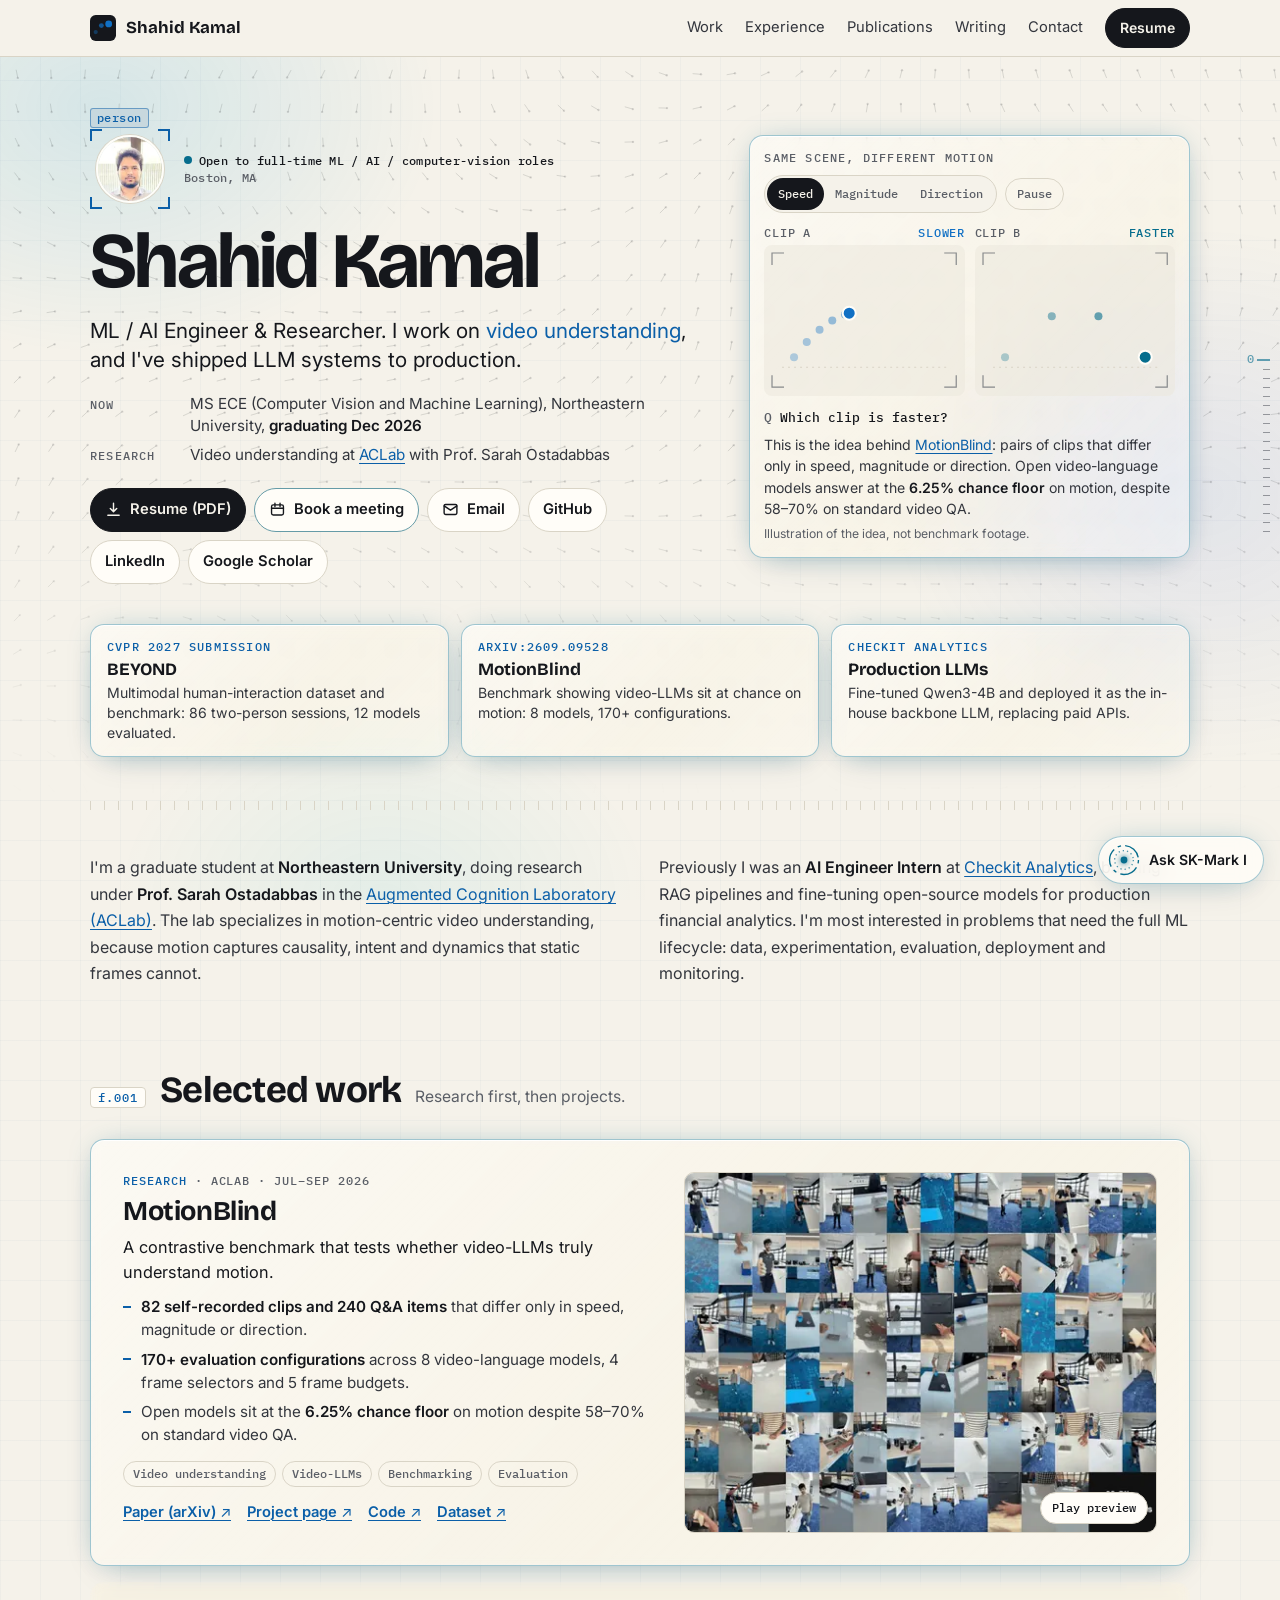
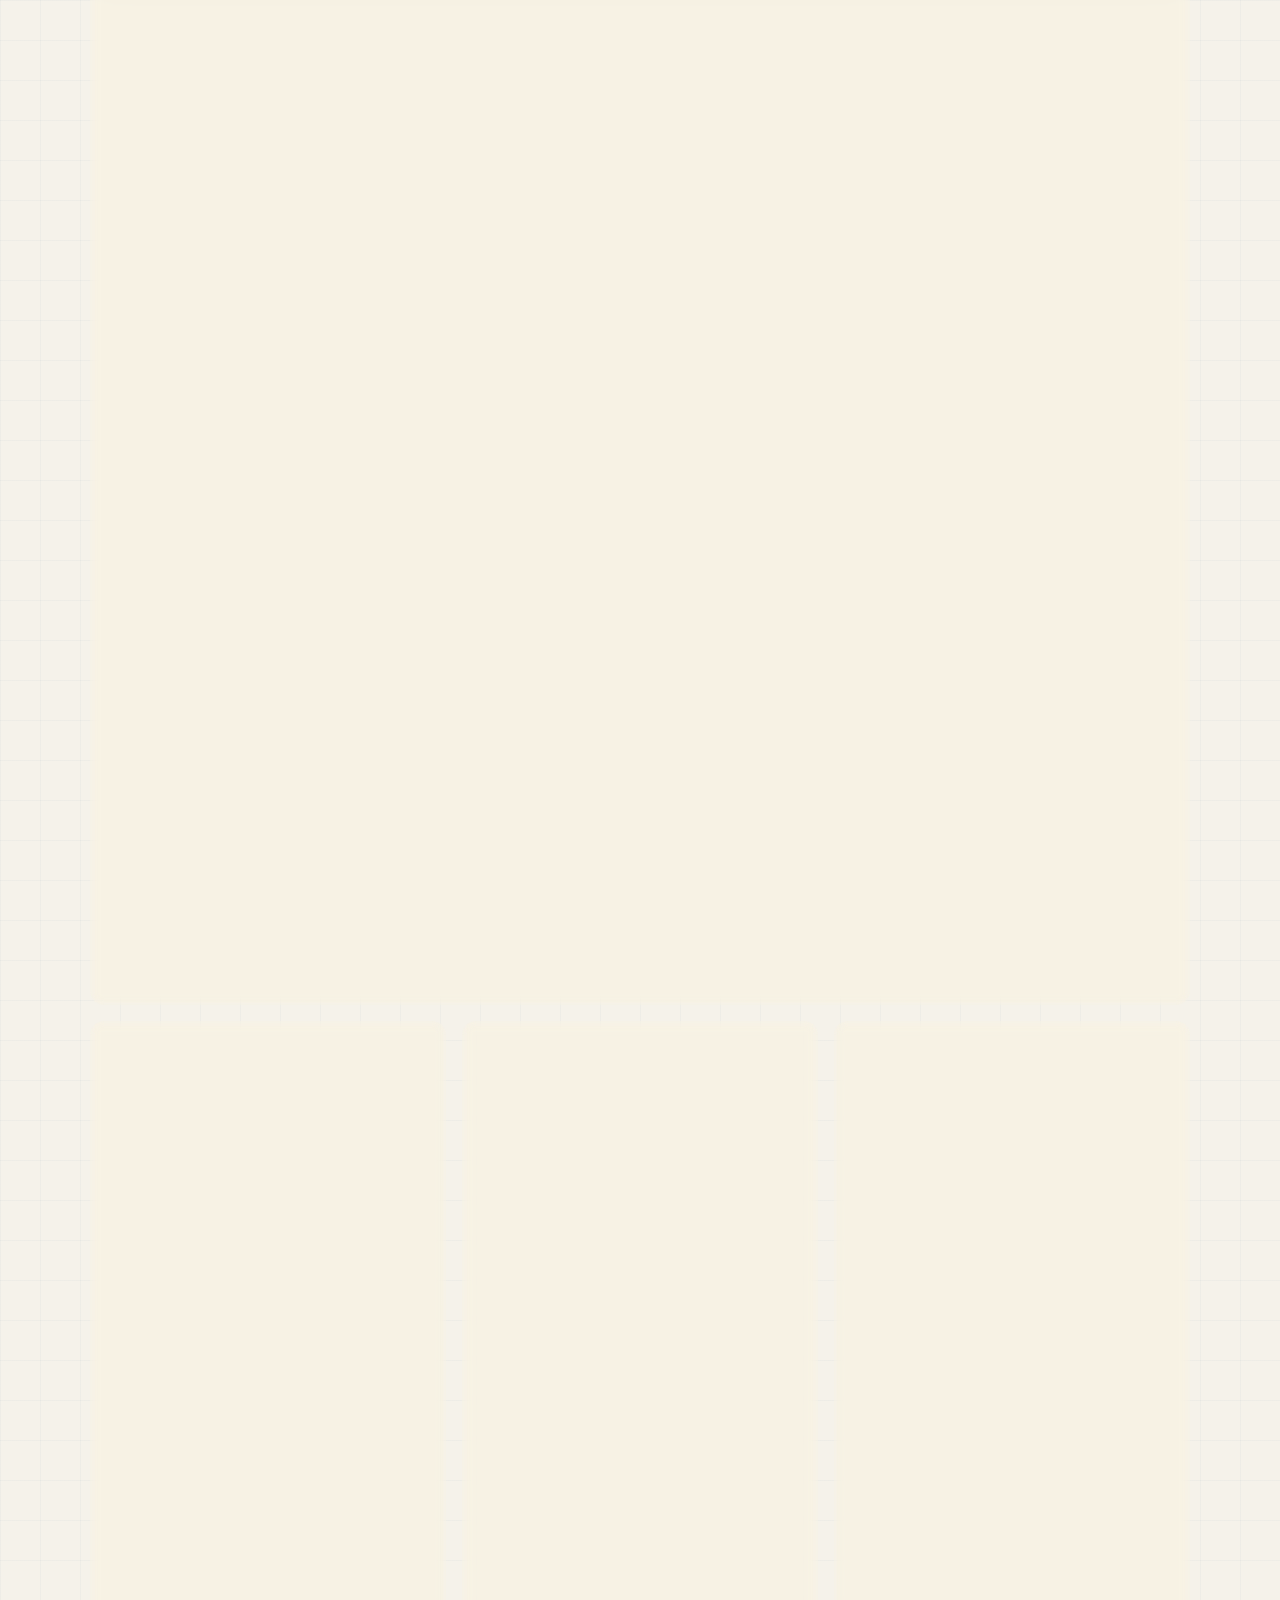
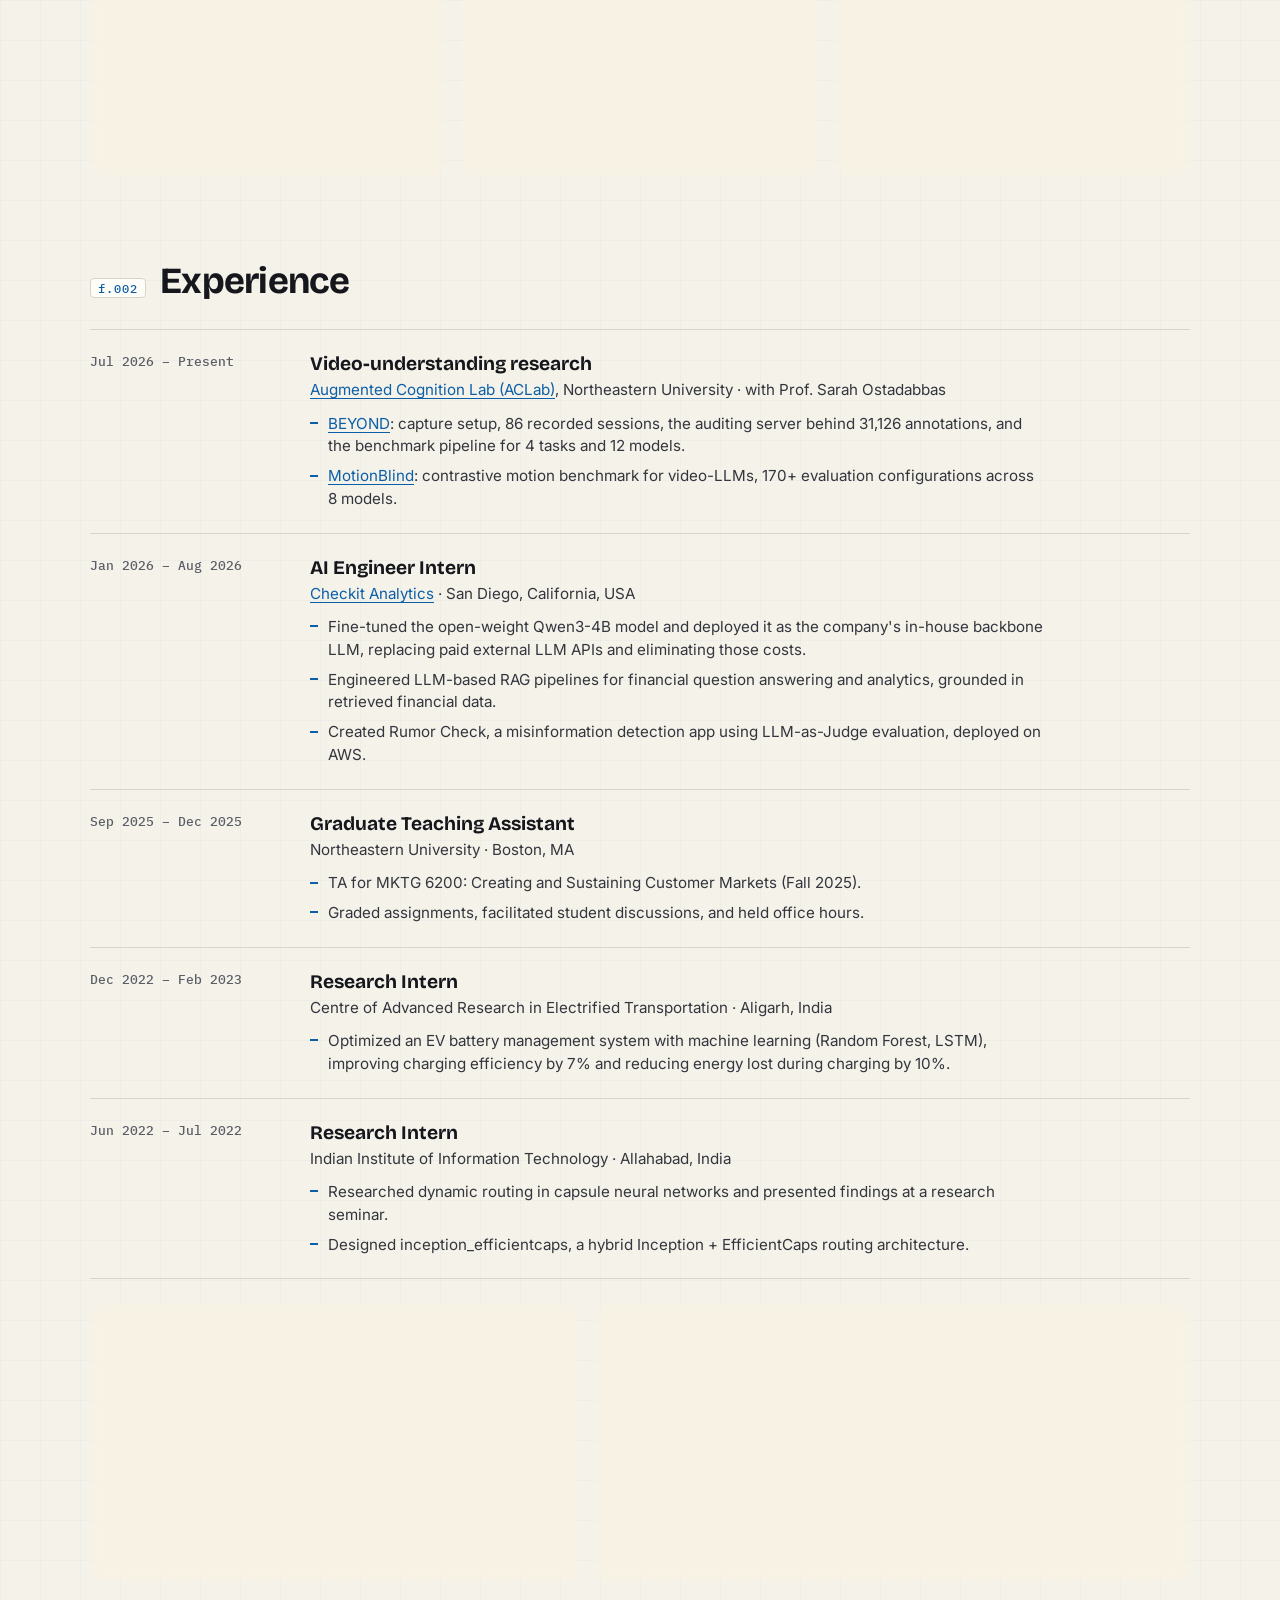
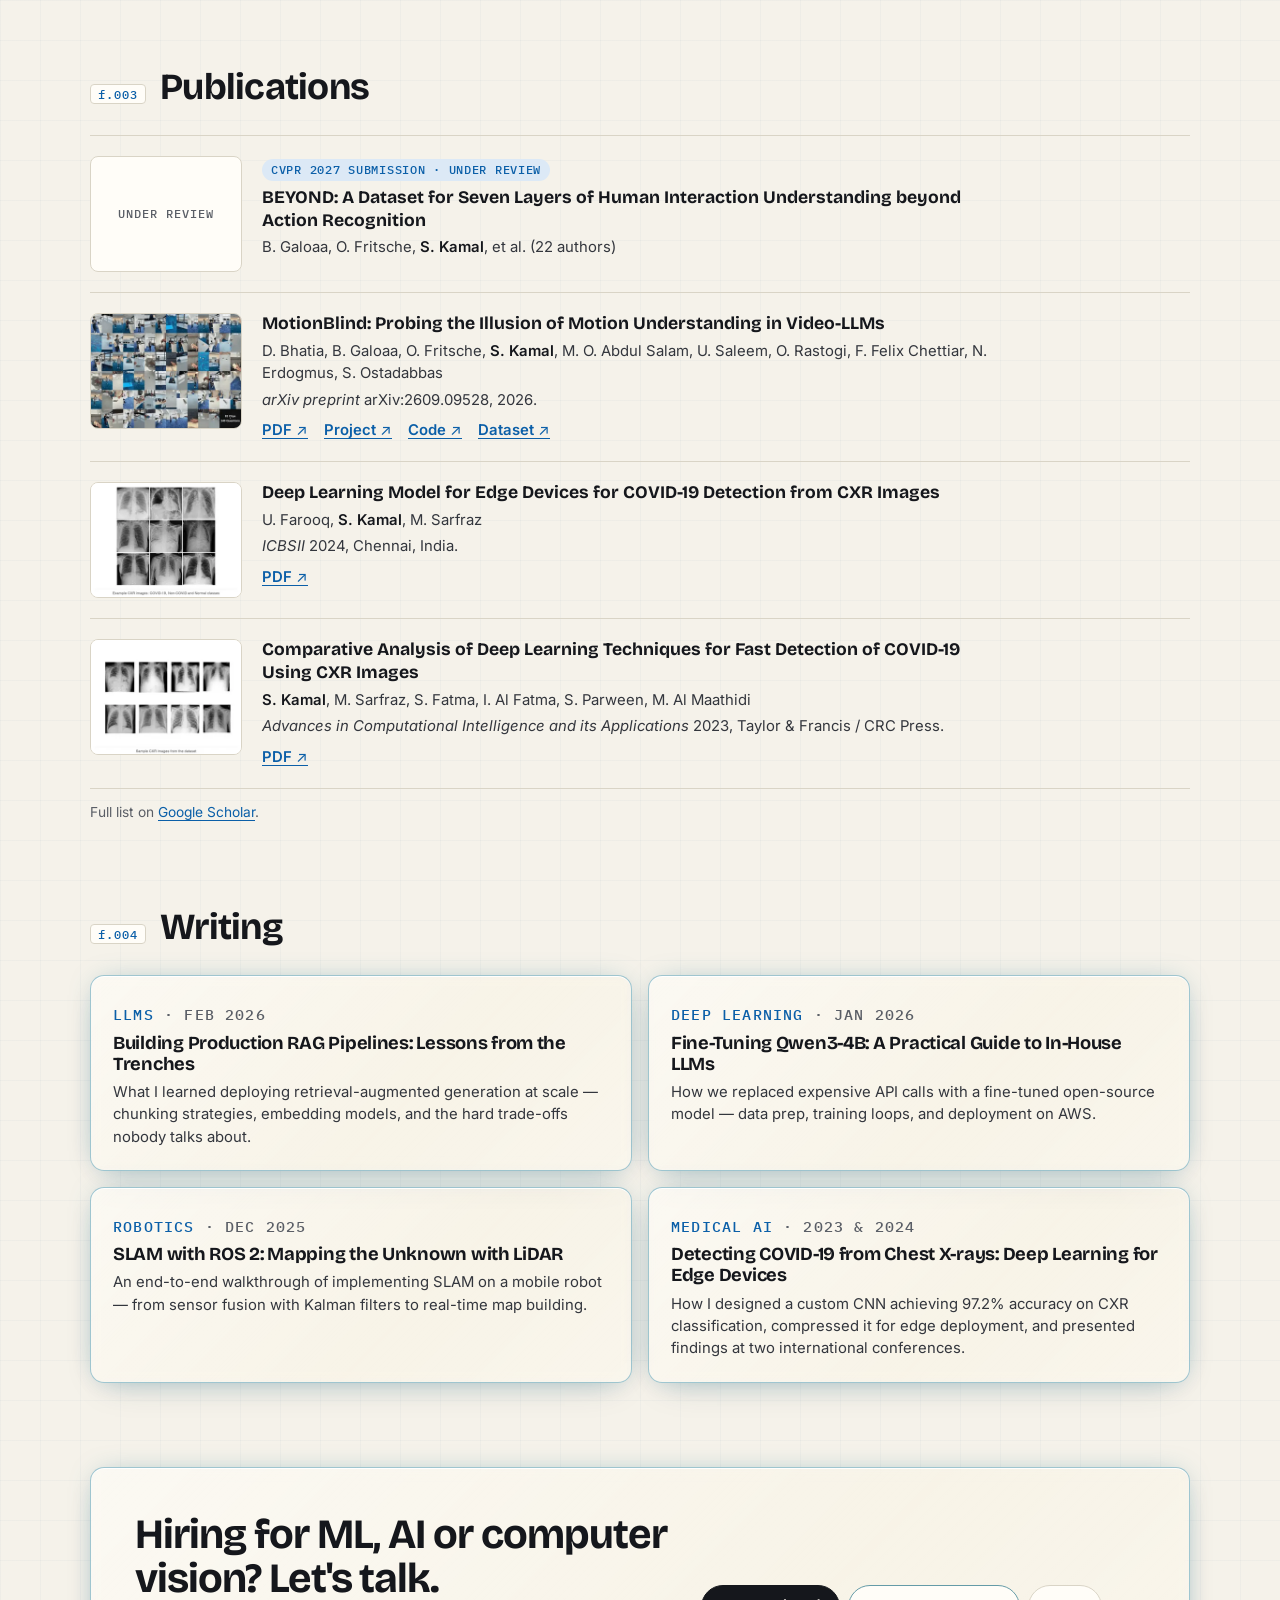
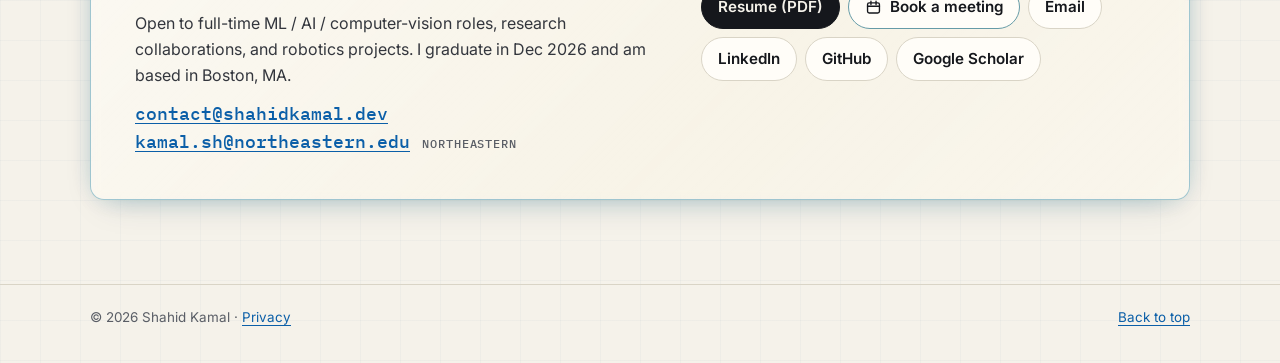
<file: index.html>
<!DOCTYPE html>
<html lang="en">
<head>
    <meta charset="UTF-8">
    <meta name="viewport" content="width=device-width, initial-scale=1, viewport-fit=cover">
    <title>Shahid Kamal — ML / AI Engineer &amp; Researcher</title>
    <meta name="description" content="Shahid Kamal is an ML / AI engineer and researcher: MS ECE at Northeastern University (graduating Dec 2026), video-understanding research at ACLab, and production LLM work at Checkit Analytics. Open to full-time ML, AI and computer-vision roles.">
    <meta name="author" content="Shahid Kamal">
    <link rel="canonical" href="https://shahidkamal.dev/">
    <meta name="theme-color" content="#f5f2ea" media="(prefers-color-scheme: light)">
    <meta name="theme-color" content="#0c0e11" media="(prefers-color-scheme: dark)">

    <meta property="og:type" content="website">
    <meta property="og:site_name" content="Shahid Kamal">
    <meta property="og:url" content="https://shahidkamal.dev/">
    <meta property="og:title" content="Shahid Kamal — ML / AI Engineer &amp; Researcher">
    <meta property="og:description" content="MS ECE at Northeastern, graduating Dec 2026. Video-understanding research at ACLab (MotionBlind, BEYOND) and production LLM work at Checkit Analytics. Open to full-time ML, AI and computer-vision roles.">
    <meta property="og:image" content="https://shahidkamal.dev/Images/IMG_7966-square.jpg">
    <meta property="og:image:width" content="640">
    <meta property="og:image:height" content="640">
    <meta property="og:image:alt" content="Portrait of Shahid Kamal">
    <meta name="twitter:card" content="summary">
    <meta name="twitter:title" content="Shahid Kamal — ML / AI Engineer &amp; Researcher">
    <meta name="twitter:description" content="MS ECE at Northeastern, graduating Dec 2026. Video-understanding research at ACLab and production LLM work at Checkit Analytics.">
    <meta name="twitter:image" content="https://shahidkamal.dev/Images/IMG_7966-square.jpg">

    <link rel="icon" type="image/svg+xml" href="data:image/svg+xml,%3Csvg xmlns='http://www.w3.org/2000/svg' viewBox='0 0 32 32'%3E%3Crect width='32' height='32' rx='7' fill='%2315171c'/%3E%3Ccircle cx='7' cy='21' r='2.6' fill='%234a9dff' opacity='.35'/%3E%3Ccircle cx='14' cy='13' r='3' fill='%234a9dff' opacity='.65'/%3E%3Ccircle cx='23' cy='11' r='4.2' fill='%234a9dff'/%3E%3C/svg%3E">
    <link rel="preconnect" href="https://fonts.googleapis.com">
    <link rel="preconnect" href="https://fonts.gstatic.com" crossorigin>
    <link href="https://fonts.googleapis.com/css2?family=Bricolage+Grotesque:opsz,wght@12..96,700&family=IBM+Plex+Mono:wght@500&family=Inter:wght@400;600&display=swap" rel="stylesheet">
    <link rel="stylesheet" href="assets/site.css?v=202611212030">

    <script type="application/ld+json">
    {
        "@context": "https://schema.org",
        "@type": "Person",
        "name": "Shahid Kamal",
        "url": "https://shahidkamal.dev/",
        "image": "https://shahidkamal.dev/Images/IMG_7966-square.jpg",
        "email": "mailto:contact@shahidkamal.dev",
        "description": "ML / AI engineer and researcher. MS in Electrical and Computer Engineering (Computer Vision and Machine Learning) at Northeastern University.",
        "address": { "@type": "PostalAddress", "addressLocality": "Boston", "addressRegion": "MA", "addressCountry": "US" },
        "sameAs": [
            "https://www.linkedin.com/in/shahidkamal-ml",
            "https://github.com/shahidkamal-ml",
            "https://scholar.google.com/citations?user=z_ZZoiwAAAAJ&hl=en"
        ],
        "alumniOf": [
            { "@type": "CollegeOrUniversity", "name": "Northeastern University", "url": "https://www.northeastern.edu" },
            { "@type": "CollegeOrUniversity", "name": "Aligarh Muslim University" }
        ],
        "affiliation": {
            "@type": "ResearchOrganization",
            "name": "Augmented Cognition Lab (ACLab), Northeastern University",
            "url": "https://ostadabbas.sites.northeastern.edu"
        },
        "knowsAbout": ["Machine learning", "Computer vision", "Video understanding", "Large language models"]
    }
    </script>
</head>
<body>
<a class="skip" href="#main">Skip to content</a>
<div class="tape" aria-hidden="true"></div>

<header class="top">
    <div class="wrap top-in">
        <a class="brand" href="#top" aria-label="Shahid Kamal, back to top">
            <svg viewBox="0 0 32 32" aria-hidden="true"><rect width="32" height="32" rx="7" fill="var(--ink)"/><circle cx="7" cy="21" r="2.6" fill="var(--a)" opacity=".4"/><circle cx="14" cy="13" r="3" fill="var(--a)" opacity=".7"/><circle cx="23" cy="11" r="4.2" fill="var(--a)"/></svg>
            <span class="brand-name">Shahid Kamal</span>
        </a>
        <nav aria-label="Sections">
            <ul>
                <li><a href="#projects">Work</a></li>
                <li><a href="#experience">Experience</a></li>
                <li><a href="#publications">Publications</a></li>
                <li><a href="#blog">Writing</a></li>
                <li><a href="#contact">Contact</a></li>
            </ul>
        </nav>
        <a class="btn btn-primary" href="Resume/Shahid-Kamal-Resume.pdf" target="_blank" rel="noopener" data-pdf>Resume</a>
    </div>
</header>

<main id="main">

<!-- ================= HERO ================= -->
<section class="hero" id="top" aria-labelledby="name">
    <canvas class="flow" id="flow" aria-hidden="true"></canvas>
    <div class="wrap">
        <div class="hero-grid">
            <div>
                <div class="who">
                    <div class="det"><span class="det-tag" aria-hidden="true">person</span><picture><source type="image/webp" srcset="Images/opt/avatar-96.webp 96w, Images/opt/avatar-144.webp 144w, Images/opt/avatar-216.webp 216w, Images/opt/avatar-288.webp 288w" sizes="(max-width: 720px) 48px, 68px"><img src="Images/opt/avatar-144.jpg" srcset="Images/opt/avatar-96.jpg 96w, Images/opt/avatar-144.jpg 144w, Images/opt/avatar-216.jpg 216w, Images/opt/avatar-288.jpg 288w" sizes="(max-width: 720px) 48px, 68px" alt="Portrait of Shahid Kamal" width="288" height="288" decoding="async"></picture></div>
                    <p class="status"><b><span class="dot" aria-hidden="true"></span>Open to full-time ML / AI / computer-vision roles</b>Boston, MA</p>
                </div>
                <h1 id="name">Shahid Kamal</h1>
                <p class="lead">ML / AI Engineer &amp; Researcher. I work on <em>video understanding</em>, and I've shipped LLM systems to production.</p>
                <dl class="facts">
                    <div><dt>Now</dt><dd>MS ECE (Computer Vision and Machine Learning), Northeastern University, <strong>graduating Dec 2026</strong></dd></div>
                    <div><dt>Research</dt><dd>Video understanding at <a href="https://ostadabbas.sites.northeastern.edu" target="_blank" rel="noopener">ACLab</a> with Prof. Sarah Ostadabbas</dd></div>
                </dl>
                <div class="cta">
                    <a class="btn btn-primary" href="Resume/Shahid-Kamal-Resume.pdf" target="_blank" rel="noopener" data-pdf>
                        <svg viewBox="0 0 24 24" fill="none" stroke="currentColor" stroke-width="2" stroke-linecap="round" stroke-linejoin="round" aria-hidden="true"><path d="M12 3v12m0 0-4.5-4.5M12 15l4.5-4.5M4 20h16"/></svg>
                        Resume (PDF)
                    </a>
                    <a class="btn btn-book" href="mailto:contact@shahidkamal.dev?subject=Meeting%20with%20Shahid" data-skm-book><svg viewBox="0 0 20 20" aria-hidden="true"><rect x="3" y="4.5" width="14" height="12" rx="2"/><path d="M3 8.5h14M7 2.5v4M13 2.5v4"/></svg>Book a meeting</a>
                    <a class="btn" href="mailto:contact@shahidkamal.dev">
                        <svg viewBox="0 0 24 24" fill="none" stroke="currentColor" stroke-width="2" stroke-linecap="round" stroke-linejoin="round" aria-hidden="true"><rect x="3" y="5" width="18" height="14" rx="2"/><path d="m3 7 9 6 9-6"/></svg>
                        Email
                    </a>
                    <a class="btn" href="https://github.com/shahidkamal-ml" target="_blank" rel="noopener">GitHub</a>
                    <a class="btn" href="https://www.linkedin.com/in/shahidkamal-ml" target="_blank" rel="noopener">LinkedIn</a>
                    <a class="btn" href="https://scholar.google.com/citations?user=z_ZZoiwAAAAJ&amp;hl=en" target="_blank" rel="noopener">Google Scholar</a>
                </div>
            </div>

            <figure class="pair" aria-labelledby="pairCap">
                <div class="pair-head">
                    <span class="pair-title">Same scene, different motion</span>
                    <div class="seg" role="group" aria-label="What differs between the two clips">
                        <button type="button" data-mode="speed" aria-pressed="true">Speed</button>
                        <button type="button" data-mode="magnitude" aria-pressed="false">Magnitude</button>
                        <button type="button" data-mode="direction" aria-pressed="false">Direction</button>
                    </div>
                    <button type="button" class="ghost-btn" id="pairToggle">Pause</button>
                </div>
                <div class="pair-stage" id="pairStage"></div>
                <p class="pair-q"><span>Q&nbsp;</span><span id="pairQ" style="color:inherit" aria-live="polite">Which clip is faster?</span></p>
                <figcaption id="pairCap">
                    This is the idea behind <a href="#motionblind">MotionBlind</a>: pairs of clips that differ only in speed, magnitude or direction. Open video-language models answer at the <strong>6.25% chance floor</strong> on motion, despite 58–70% on standard video QA.
                    <small>Illustration of the idea, not benchmark footage.</small>
                </figcaption>
            </figure>
        </div>

        <ul class="proof" aria-label="Highlights">
            <li><a href="#beyond">
                <span class="k">CVPR 2027 submission</span>
                <span class="t">BEYOND</span>
                <span class="d">Multimodal human-interaction dataset and benchmark: 86 two-person sessions, 12 models evaluated.</span>
            </a></li>
            <li><a href="#motionblind">
                <span class="k">arXiv:2609.09528</span>
                <span class="t">MotionBlind</span>
                <span class="d">Benchmark showing video-LLMs sit at chance on motion: 8 models, 170+ configurations.</span>
            </a></li>
            <li><a href="#experience">
                <span class="k">Checkit Analytics</span>
                <span class="t">Production LLMs</span>
                <span class="d">Fine-tuned Qwen3-4B and deployed it as the in-house backbone LLM, replacing paid APIs.</span>
            </a></li>
        </ul>
    </div>
</section>

<div class="wrap"><div class="ticks" aria-hidden="true"></div></div>

<!-- ================= ABOUT ================= -->
<section class="about" id="about" aria-label="About">
    <div class="wrap about-grid">
        <p>I'm a graduate student at <strong>Northeastern University</strong>, doing research under <strong>Prof. Sarah Ostadabbas</strong> in the <a href="https://ostadabbas.sites.northeastern.edu" target="_blank" rel="noopener">Augmented Cognition Laboratory (ACLab)</a>. The lab specializes in motion-centric video understanding, because motion captures causality, intent and dynamics that static frames cannot.</p>
        <p>Previously I was an <strong>AI Engineer Intern</strong> at <a href="https://checkitanalytics.com" target="_blank" rel="noopener">Checkit Analytics</a>, building RAG pipelines and fine-tuning open-source models for production financial analytics. I'm most interested in problems that need the full ML lifecycle: data, experimentation, evaluation, deployment and monitoring.</p>
    </div>
</section>

<!-- ================= SELECTED WORK ================= -->
<section class="sec" id="projects" aria-labelledby="h-work">
    <div class="wrap">
        <header class="sec-head">
            <span class="idx" aria-hidden="true">f.001</span>
            <h2 id="h-work">Selected work</h2>
            <p>Research first, then projects.</p>
        </header>

        <article class="card feature tagged" data-tag="video-llm" id="motionblind">
            <div>
                <p class="kicker"><b>Research</b> · ACLab · Jul–Sep 2026</p>
                <h3>MotionBlind</h3>
                <p class="what">A contrastive benchmark that tests whether video-LLMs truly understand motion.</p>
                <ul class="out">
                    <li><strong>82 self-recorded clips and 240 Q&amp;A items</strong> that differ only in speed, magnitude or direction.</li>
                    <li><strong>170+ evaluation configurations</strong> across 8 video-language models, 4 frame selectors and 5 frame budgets.</li>
                    <li>Open models sit at the <strong>6.25% chance floor</strong> on motion despite 58–70% on standard video QA.</li>
                </ul>
                <ul class="tags" aria-label="Topics">
                    <li>Video understanding</li><li>Video-LLMs</li><li>Benchmarking</li><li>Evaluation</li>
                </ul>
                <p class="links">
                    <a href="https://arxiv.org/abs/2609.09528" target="_blank" rel="noopener">Paper (arXiv)</a>
                    <a href="https://ostadabbas.github.io/motionblind.github.io/" target="_blank" rel="noopener">Project page</a>
                    <a href="https://github.com/ostadabbas/MotionBlind" target="_blank" rel="noopener">Code</a>
                    <a href="https://huggingface.co/datasets/augmentedcognitionlab/MotionBlind" target="_blank" rel="noopener">Dataset</a>
                </p>
            </div>
            <div>
                <div class="media">
                    <picture><source type="image/webp" srcset="Images/opt/motionblind-480.webp 480w, Images/opt/motionblind-896.webp 896w" sizes="(max-width: 960px) calc(100vw - 72px), 36vw"><img src="Images/opt/motionblind-896.jpg" srcset="Images/opt/motionblind-480.jpg 480w, Images/opt/motionblind-896.jpg 896w" sizes="(max-width: 960px) calc(100vw - 72px), 36vw" alt="" width="896" height="684" loading="lazy" decoding="async"></picture>
                    <video class="over" data-preview src="Images/motionblind-preview.mp4" width="896" height="684"
                           loop muted playsinline preload="none"
                           aria-label="Grid of MotionBlind benchmark clips playing, labelled 82 clips and 240 questions"></video>
                    <button type="button" class="ghost-btn">Play preview</button>
                </div>
            </div>
        </article>

        <article class="card feature beyond tagged" data-tag="dataset" id="beyond">
            <div>
                <p class="kicker"><b>Research</b> · Northeastern ACLab · Jul–Nov 2026</p>
                <h3>BEYOND</h3>
                <p class="what">A multimodal dataset and benchmark testing seven layers of human-interaction understanding beyond action recognition: anticipating, noticing and correcting mistakes in two-person tasks.</p>
                <p class="idea">Recognizing an action doesn't reveal a person's intention, whether the action fits the task, what it causes, or how others respond. BEYOND connects seven layers of interaction and calls the relationships among them the <strong>interaction chain</strong>.</p>
                <p class="side-title">My part</p>
                <ul class="out">
                    <li>Assembled the egocentric + exocentric capture setup and recorded <strong>86 two-person sessions</strong> (13.84 interaction hours, 67.2 view-hours).</li>
                    <li>Deployed and monitored the human-auditing server behind <strong>31,126 audited annotations</strong> across 8 label types.</li>
                    <li>Developed the benchmark and evaluation pipeline for 4 tasks and <strong>evaluated 12 models</strong>.</li>
                    <li>Co-wrote the paper.</li>
                </ul>
                <ul class="tags" aria-label="Topics">
                    <li>Egocentric + exocentric video</li><li>Multimodal dataset</li><li>Benchmark design</li><li>Evaluation pipeline</li>
                </ul>
                <p class="note">CVPR 2027 submission, under review. 3rd of 22 authors.</p>
            </div>
            <div>
                <p class="side-title">The interaction chain: seven layers</p>
                <ol class="chain">
                    <li>Intention evidence</li><li>Motor activity</li><li>Physical interaction</li><li>Object-state change</li><li>Procedural outcome</li><li class="partner">Feedback</li><li class="partner">Correction</li>
                </ol>
                <p class="fine">Informed by Norman's seven-stage model of action. Feedback and correction are treated as an interpersonal process, completed by a co-present partner.</p>

                <details class="fold eg" data-collapse open>
                    <summary>Example: a monitor stand</summary>
                    <div class="fold-body">
                        <p class="fine" style="margin-top:0">Two people are disassembling a monitor stand.</p>
                        <ol class="tl" style="margin-top:10px">
                            <li><b>Person</b>Turns the mount screws with the wrong tool.</li>
                            <li class="partner"><b>Partner · a few seconds later</b>Suggests a smaller wrench and points to the hex key.</li>
                            <li><b>Person</b>Switches tools and carries on.</li>
                        </ol>
                        <p class="fine">An action-recognition model may label this "turning a screw" yet miss that the tool is wrong, why the partner steps in, or whether the correction worked.</p>
                    </div>
                </details>
            </div>
            <div class="stats stats-4 span">
                <div><b>86</b><span>two-person sessions</span></div>
                <div><b>67.2</b><span>view-hours</span></div>
                <div><b>31,126</b><span>audited annotations</span></div>
                <div><b>12</b><span>models evaluated</span></div>
            </div>
            <details class="fold span" data-collapse open>
                <summary>Data streams and benchmark tasks</summary>
                <div class="fold-body fold-grid">
                    <div>
                        <p class="side-title">Data: synchronized streams</p>
                        <ul class="tracks">
                            <li>Ego video</li><li>Exo video</li><li>Audio</li><li>Gaze</li><li>Motion (IMU)</li><li>Wrist sEMG</li>
                        </ul>
                        <p class="fine">Annotations are temporally aligned and participant-attributed on a shared 30-fps timeline. The seven layers map many-to-many onto the 8 annotation types.</p>
                    </div>
                    <div>
                        <p class="side-title">Benchmark: BEYOND-MISTAKE, four tasks</p>
                        <ol class="steps">
                            <li>Mistake anticipation</li><li>Early detection</li><li>First-response identification</li><li>Correction completion</li>
                        </ol>
                        <p class="fine">12 models evaluated across the four tasks.</p>
                    </div>
                </div>
            </details>
        </article>

        <div class="grid2">
            <article class="card proj tagged" data-tag="healthcare-ai">
                <div class="media"><picture><source type="image/webp" srcset="Images/opt/lablens-480.webp 480w, Images/opt/lablens-960.webp 960w, Images/opt/lablens-1440.webp 1440w" sizes="(max-width: 720px) calc(100vw - 66px), (max-width: 1199px) 46vw, 30vw"><img src="Images/opt/lablens-960.jpg" srcset="Images/opt/lablens-480.jpg 480w, Images/opt/lablens-960.jpg 960w, Images/opt/lablens-1440.jpg 1440w" sizes="(max-width: 720px) calc(100vw - 66px), (max-width: 1199px) 46vw, 30vw" alt="Lab Lens web app: a chat assistant that explains medical lab reports in plain language" width="960" height="586" loading="lazy" decoding="async"></picture></div>
                <p class="kicker"><b>Project</b> · Healthcare AI + MLOps · Sep–Dec 2025</p>
                <h3>Lab Lens</h3>
                <p class="what">Healthcare AI platform built on 5,000+ MIMIC-III discharge summaries that helps patients understand their results: plain-language summaries, chest X-ray analysis and risk scores.</p>
                <ul class="out">
                    <li>RAG Q&amp;A with BioBERT embeddings, FAISS search and cited sources, answering in <strong>2–5 seconds</strong> per question.</li>
                    <li>Single-patient mode cut memory from 2–4 GB to <strong>under 100 MB</strong>.</li>
                    <li>CI/CD to Google Cloud Run with automatic rollback, inference and drift monitoring, and automated bias checks (gender gap not significant, p=0.21).</li>
                </ul>
                <ul class="tags" aria-label="Topics"><li>Healthcare AI</li><li>MLOps</li><li>RAG</li><li>Computer vision</li></ul>
                <p class="links">
                    <a href="https://github.com/shahidkamal-ml/lab-lens" target="_blank" rel="noopener">Code (GitHub)</a>
                    <a href="https://www.youtube.com/watch?v=twwCCbw_7LU" target="_blank" rel="noopener">Demo video</a>
                </p>
            </article>

            <article class="card proj tagged" data-tag="medical-imaging">
                <div class="media"><picture><source type="image/webp" srcset="Images/opt/cxr-2024-480.webp 480w, Images/opt/cxr-2024-896.webp 896w" sizes="(max-width: 720px) calc(100vw - 66px), (max-width: 1199px) 46vw, 30vw"><img src="Images/opt/cxr-2024-896.jpg" srcset="Images/opt/cxr-2024-480.jpg 480w, Images/opt/cxr-2024-896.jpg 896w" sizes="(max-width: 720px) calc(100vw - 66px), (max-width: 1199px) 46vw, 30vw" alt="Example chest X-ray images from the COVID-19, non-COVID and normal classes" width="896" height="684" loading="lazy" decoding="async"></picture></div>
                <p class="kicker"><b>Research</b> · Medical imaging</p>
                <h3>COVID-19 CXR Detection</h3>
                <p class="what">Custom CNN that classifies COVID-19 from chest X-rays, compressed for edge deployment.</p>
                <ul class="out">
                    <li><strong>97.2% accuracy</strong> in COVID-19 classification from chest X-rays.</li>
                    <li>Model compression for edge deployment with clinical-level detection metrics.</li>
                    <li>Published as two peer-reviewed papers (ICBSII 2024; Taylor &amp; Francis / CRC Press 2023).</li>
                </ul>
                <ul class="tags" aria-label="Topics"><li>Deep learning</li><li>CNN</li><li>Edge AI</li><li>Medical imaging</li></ul>
                <p class="links">
                    <a href="Publications/edge-devices-covid-cxr-2024.pdf" target="_blank" rel="noopener">2024 paper (PDF)</a>
                    <a href="Publications/comparative-analysis-covid-cxr-2023.pdf" target="_blank" rel="noopener">2023 paper (PDF)</a>
                    <a class="int" href="blog/covid-cxr-detection.html">Write-up</a>
                </p>
            </article>

            <article class="card proj tagged" data-tag="computer-vision">
                <div class="stat-tile" aria-hidden="true"><b>58.19%</b><span>test accuracy · 7 expressions · FER2013</span></div>
                <p class="kicker"><b>Project</b> · Course project · Jan–Apr 2025</p>
                <h3>Contrast-Enhanced Emotion Recognition</h3>
                <p class="what">Facial emotion recognition across 7 expressions on FER2013, comparing a custom CNN with ResNet-18.</p>
                <ul class="out">
                    <li>CLAHE contrast-enhancement pipeline to improve robustness on low-contrast images.</li>
                    <li>Evaluated baseline vs. enhanced preprocessing.</li>
                    <li><strong>58.19% test accuracy</strong> with the custom CNN.</li>
                </ul>
                <ul class="tags" aria-label="Topics"><li>Computer vision</li><li>CNN</li><li>ResNet</li><li>Image preprocessing</li></ul>
                <p class="links"><a href="https://github.com/shahidkamal-ml/contrast-enhanced-emotion-recognition" target="_blank" rel="noopener">Code (GitHub)</a></p>
            </article>
        </div>
    </div>
</section>

<!-- ================= EXPERIENCE ================= -->
<section class="sec" id="experience" aria-labelledby="h-xp">
    <div class="wrap">
        <header class="sec-head">
            <span class="idx" aria-hidden="true">f.002</span>
            <h2 id="h-xp">Experience</h2>
        </header>
        <ol class="xp">
            <li>
                <p class="when">Jul 2026 – Present</p>
                <div>
                    <h3>Video-understanding research</h3>
                    <p class="org"><a href="https://ostadabbas.sites.northeastern.edu" target="_blank" rel="noopener">Augmented Cognition Lab (ACLab)</a>, Northeastern University · with Prof. Sarah Ostadabbas</p>
                    <ul class="out">
                        <li><a href="#beyond">BEYOND</a>: capture setup, 86 recorded sessions, the auditing server behind 31,126 annotations, and the benchmark pipeline for 4 tasks and 12 models.</li>
                        <li><a href="#motionblind">MotionBlind</a>: contrastive motion benchmark for video-LLMs, 170+ evaluation configurations across 8 models.</li>
                    </ul>
                </div>
            </li>
            <li>
                <p class="when">Jan 2026 – Aug 2026</p>
                <div>
                    <h3>AI Engineer Intern</h3>
                    <p class="org"><a href="https://checkitanalytics.com" target="_blank" rel="noopener">Checkit Analytics</a> · San Diego, California, USA</p>
                    <ul class="out">
                        <li>Fine-tuned the open-weight Qwen3-4B model and deployed it as the company's in-house backbone LLM, replacing paid external LLM APIs and eliminating those costs.</li>
                        <li>Engineered LLM-based RAG pipelines for financial question answering and analytics, grounded in retrieved financial data.</li>
                        <li>Created Rumor Check, a misinformation detection app using LLM-as-Judge evaluation, deployed on AWS.</li>
                    </ul>
                </div>
            </li>
            <li>
                <p class="when">Sep 2025 – Dec 2025</p>
                <div>
                    <h3>Graduate Teaching Assistant</h3>
                    <p class="org">Northeastern University · Boston, MA</p>
                    <ul class="out">
                        <li>TA for MKTG 6200: Creating and Sustaining Customer Markets (Fall 2025).</li>
                        <li>Graded assignments, facilitated student discussions, and held office hours.</li>
                    </ul>
                </div>
            </li>
            <li>
                <p class="when">Dec 2022 – Feb 2023</p>
                <div>
                    <h3>Research Intern</h3>
                    <p class="org">Centre of Advanced Research in Electrified Transportation · Aligarh, India</p>
                    <ul class="out">
                        <li>Optimized an EV battery management system with machine learning (Random Forest, LSTM), improving charging efficiency by 7% and reducing energy lost during charging by 10%.</li>
                    </ul>
                </div>
            </li>
            <li>
                <p class="when">Jun 2022 – Jul 2022</p>
                <div>
                    <h3>Research Intern</h3>
                    <p class="org">Indian Institute of Information Technology · Allahabad, India</p>
                    <ul class="out">
                        <li>Researched dynamic routing in capsule neural networks and presented findings at a research seminar.</li>
                        <li>Designed inception_efficientcaps, a hybrid Inception + EfficientCaps routing architecture.</li>
                    </ul>
                </div>
            </li>
        </ol>

        <div class="bg-grid">
            <section class="card panel" aria-labelledby="h-edu">
                <h3 id="h-edu">Education</h3>
                <ul class="edu">
                    <li>
                        <b>MS, Electrical and Computer Engineering (Computer Vision and Machine Learning)</b>
                        <span>Northeastern University · GPA 3.8</span>
                        <span class="when">Sep 2024 – Dec 2026 (expected)</span>
                    </li>
                    <li>
                        <b>BE, Electrical Engineering</b>
                        <span>Aligarh Muslim University, Aligarh, India</span>
                        <span class="when">2019 – 2023</span>
                    </li>
                </ul>
            </section>
            <section class="card panel" aria-labelledby="h-skills">
                <h3 id="h-skills">Skills</h3>
                <dl class="skills">
                    <div><dt>Languages</dt><dd>Python, C, C++, SQL, MATLAB</dd></div>
                    <div><dt>ML</dt><dd>PyTorch, TensorFlow, Keras, scikit-learn, NumPy, Pandas</dd></div>
                    <div><dt>LLMs &amp; eval</dt><dd>RAG, LLM fine-tuning, LLM-as-Judge evaluation, benchmark design</dd></div>
                    <div><dt>Robotics</dt><dd>ROS 2, SLAM, robotic perception, sensor fusion, Kalman filter</dd></div>
                    <div><dt>Infrastructure</dt><dd>Git, Docker, Kubernetes, AWS, GCP, CI/CD, MLOps</dd></div>
                </dl>
            </section>
        </div>
    </div>
</section>

<!-- ================= PUBLICATIONS ================= -->
<section class="sec" id="publications" aria-labelledby="h-pubs">
    <div class="wrap">
        <header class="sec-head">
            <span class="idx" aria-hidden="true">f.003</span>
            <h2 id="h-pubs">Publications</h2>
        </header>
        <ol class="pubs">
            <li>
                <div class="thumb blank" aria-hidden="true">Under review</div>
                <div>
                    <span class="badge">CVPR 2027 submission · under review</span>
                    <h3>BEYOND: A Dataset for Seven Layers of Human Interaction Understanding beyond Action Recognition</h3>
                    <p>B. Galoaa, O. Fritsche, <strong>S. Kamal</strong>, et al. (22 authors)</p>
                </div>
            </li>
            <li>
                <a class="thumb" href="https://ostadabbas.github.io/motionblind.github.io/" target="_blank" rel="noopener" tabindex="-1" aria-hidden="true"><picture><source type="image/webp" srcset="Images/opt/motionblind-320.webp 320w, Images/opt/motionblind-480.webp 480w" sizes="(max-width: 720px) 92px, 190px"><img src="Images/opt/motionblind-320.jpg" srcset="Images/opt/motionblind-320.jpg 320w, Images/opt/motionblind-480.jpg 480w" sizes="(max-width: 720px) 92px, 190px" alt="" width="480" height="366" loading="lazy" decoding="async"></picture></a>
                <div>
                    <h3><a href="https://arxiv.org/abs/2609.09528" target="_blank" rel="noopener">MotionBlind: Probing the Illusion of Motion Understanding in Video-LLMs</a></h3>
                    <p>D. Bhatia, B. Galoaa, O. Fritsche, <strong>S. Kamal</strong>, M. O. Abdul Salam, U. Saleem, O. Rastogi, F. Felix Chettiar, N. Erdogmus, S. Ostadabbas</p>
                    <p><em>arXiv preprint</em> arXiv:2609.09528, 2026.</p>
                    <p class="links">
                        <a href="https://arxiv.org/pdf/2609.09528" target="_blank" rel="noopener">PDF</a>
                        <a href="https://ostadabbas.github.io/motionblind.github.io/" target="_blank" rel="noopener">Project</a>
                        <a href="https://github.com/ostadabbas/MotionBlind" target="_blank" rel="noopener">Code</a>
                        <a href="https://huggingface.co/datasets/augmentedcognitionlab/MotionBlind" target="_blank" rel="noopener">Dataset</a>
                    </p>
                </div>
            </li>
            <li>
                <a class="thumb" href="Publications/edge-devices-covid-cxr-2024.pdf" target="_blank" rel="noopener" tabindex="-1" aria-hidden="true"><picture><source type="image/webp" srcset="Images/opt/cxr-2024-320.webp 320w, Images/opt/cxr-2024-480.webp 480w" sizes="(max-width: 720px) 92px, 190px"><img src="Images/opt/cxr-2024-320.jpg" srcset="Images/opt/cxr-2024-320.jpg 320w, Images/opt/cxr-2024-480.jpg 480w" sizes="(max-width: 720px) 92px, 190px" alt="" width="480" height="366" loading="lazy" decoding="async"></picture></a>
                <div>
                    <h3><a href="Publications/edge-devices-covid-cxr-2024.pdf" target="_blank" rel="noopener">Deep Learning Model for Edge Devices for COVID-19 Detection from CXR Images</a></h3>
                    <p>U. Farooq, <strong>S. Kamal</strong>, M. Sarfraz</p>
                    <p><em>ICBSII</em> 2024, Chennai, India.</p>
                    <p class="links"><a href="Publications/edge-devices-covid-cxr-2024.pdf" target="_blank" rel="noopener">PDF</a></p>
                </div>
            </li>
            <li>
                <a class="thumb" href="Publications/comparative-analysis-covid-cxr-2023.pdf" target="_blank" rel="noopener" tabindex="-1" aria-hidden="true"><picture><source type="image/webp" srcset="Images/opt/cxr-2023-320.webp 320w, Images/opt/cxr-2023-480.webp 480w" sizes="(max-width: 720px) 92px, 190px"><img src="Images/opt/cxr-2023-320.jpg" srcset="Images/opt/cxr-2023-320.jpg 320w, Images/opt/cxr-2023-480.jpg 480w" sizes="(max-width: 720px) 92px, 190px" alt="" width="480" height="366" loading="lazy" decoding="async"></picture></a>
                <div>
                    <h3><a href="Publications/comparative-analysis-covid-cxr-2023.pdf" target="_blank" rel="noopener">Comparative Analysis of Deep Learning Techniques for Fast Detection of COVID-19 Using CXR Images</a></h3>
                    <p><strong>S. Kamal</strong>, M. Sarfraz, S. Fatma, I. Al Fatma, S. Parween, M. Al Maathidi</p>
                    <p><em>Advances in Computational Intelligence and its Applications</em> 2023, Taylor &amp; Francis / CRC Press.</p>
                    <p class="links"><a href="Publications/comparative-analysis-covid-cxr-2023.pdf" target="_blank" rel="noopener">PDF</a></p>
                </div>
            </li>
        </ol>
        <p class="note">Full list on <a href="https://scholar.google.com/citations?user=z_ZZoiwAAAAJ&amp;hl=en" target="_blank" rel="noopener">Google Scholar</a>.</p>
    </div>
</section>

<!-- ================= WRITING ================= -->
<section class="sec" id="blog" aria-labelledby="h-blog">
    <div class="wrap">
        <header class="sec-head">
            <span class="idx" aria-hidden="true">f.004</span>
            <h2 id="h-blog">Writing</h2>
        </header>
        <ul class="posts">
            <li><a class="card tagged" data-tag="llms" href="blog/rag-pipelines.html">
                <p class="kicker"><b>LLMs</b> · Feb 2026</p>
                <h3>Building Production RAG Pipelines: Lessons from the Trenches</h3>
                <p>What I learned deploying retrieval-augmented generation at scale — chunking strategies, embedding models, and the hard trade-offs nobody talks about.</p>
            </a></li>
            <li><a class="card tagged" data-tag="deep-learning" href="blog/fine-tuning-llms.html">
                <p class="kicker"><b>Deep Learning</b> · Jan 2026</p>
                <h3>Fine-Tuning Qwen3-4B: A Practical Guide to In-House LLMs</h3>
                <p>How we replaced expensive API calls with a fine-tuned open-source model — data prep, training loops, and deployment on AWS.</p>
            </a></li>
            <li><a class="card tagged" data-tag="robotics" href="blog/ros2-slam.html">
                <p class="kicker"><b>Robotics</b> · Dec 2025</p>
                <h3>SLAM with ROS 2: Mapping the Unknown with LiDAR</h3>
                <p>An end-to-end walkthrough of implementing SLAM on a mobile robot — from sensor fusion with Kalman filters to real-time map building.</p>
            </a></li>
            <li><a class="card tagged" data-tag="medical-ai" href="blog/covid-cxr-detection.html">
                <p class="kicker"><b>Medical AI</b> · 2023 &amp; 2024</p>
                <h3>Detecting COVID-19 from Chest X-rays: Deep Learning for Edge Devices</h3>
                <p>How I designed a custom CNN achieving 97.2% accuracy on CXR classification, compressed it for edge deployment, and presented findings at two international conferences.</p>
            </a></li>
        </ul>
    </div>
</section>

<!-- ================= CONTACT ================= -->
<section class="sec" id="contact" aria-labelledby="h-contact">
    <div class="wrap">
        <div class="card contact">
            <div>
                <h2 id="h-contact">Hiring for ML, AI or computer vision? Let's talk.</h2>
                <p>Open to full-time ML / AI / computer-vision roles, research collaborations, and robotics projects. I graduate in Dec 2026 and am based in Boston, MA.</p>
                <ul class="mails">
                    <li><a class="mail" href="mailto:contact@shahidkamal.dev">contact@shahidkamal.dev</a></li>
                    <li><a class="mail" href="mailto:kamal.sh@northeastern.edu">kamal.sh@northeastern.edu</a> <span class="mail-k">Northeastern</span></li>
                </ul>
            </div>
            <div class="cta">
                <a class="btn btn-primary" href="Resume/Shahid-Kamal-Resume.pdf" target="_blank" rel="noopener" data-pdf>Resume (PDF)</a>
                <a class="btn btn-book" href="mailto:contact@shahidkamal.dev?subject=Meeting%20with%20Shahid" data-skm-book><svg viewBox="0 0 20 20" aria-hidden="true"><rect x="3" y="4.5" width="14" height="12" rx="2"/><path d="M3 8.5h14M7 2.5v4M13 2.5v4"/></svg>Book a meeting</a>
                <a class="btn" href="mailto:contact@shahidkamal.dev">Email</a>
                <a class="btn" href="https://www.linkedin.com/in/shahidkamal-ml" target="_blank" rel="noopener">LinkedIn</a>
                <a class="btn" href="https://github.com/shahidkamal-ml" target="_blank" rel="noopener">GitHub</a>
                <a class="btn" href="https://scholar.google.com/citations?user=z_ZZoiwAAAAJ&amp;hl=en" target="_blank" rel="noopener">Google Scholar</a>
            </div>
        </div>
    </div>
</section>

</main>

<footer class="site-footer">
    <div class="wrap">
        <span>© 2026 Shahid Kamal · <a href="privacy.html">Privacy</a></span>
        <a href="#top">Back to top</a>
    </div>
</footer>

<script src="assets/site.js?v=202611211200" defer></script>
<script src="assets/chat.js?v=202611212030" defer data-endpoint="https://sk-mark-i.sk-mark-i.workers.dev/chat"></script>
</body>
</html>
</file>
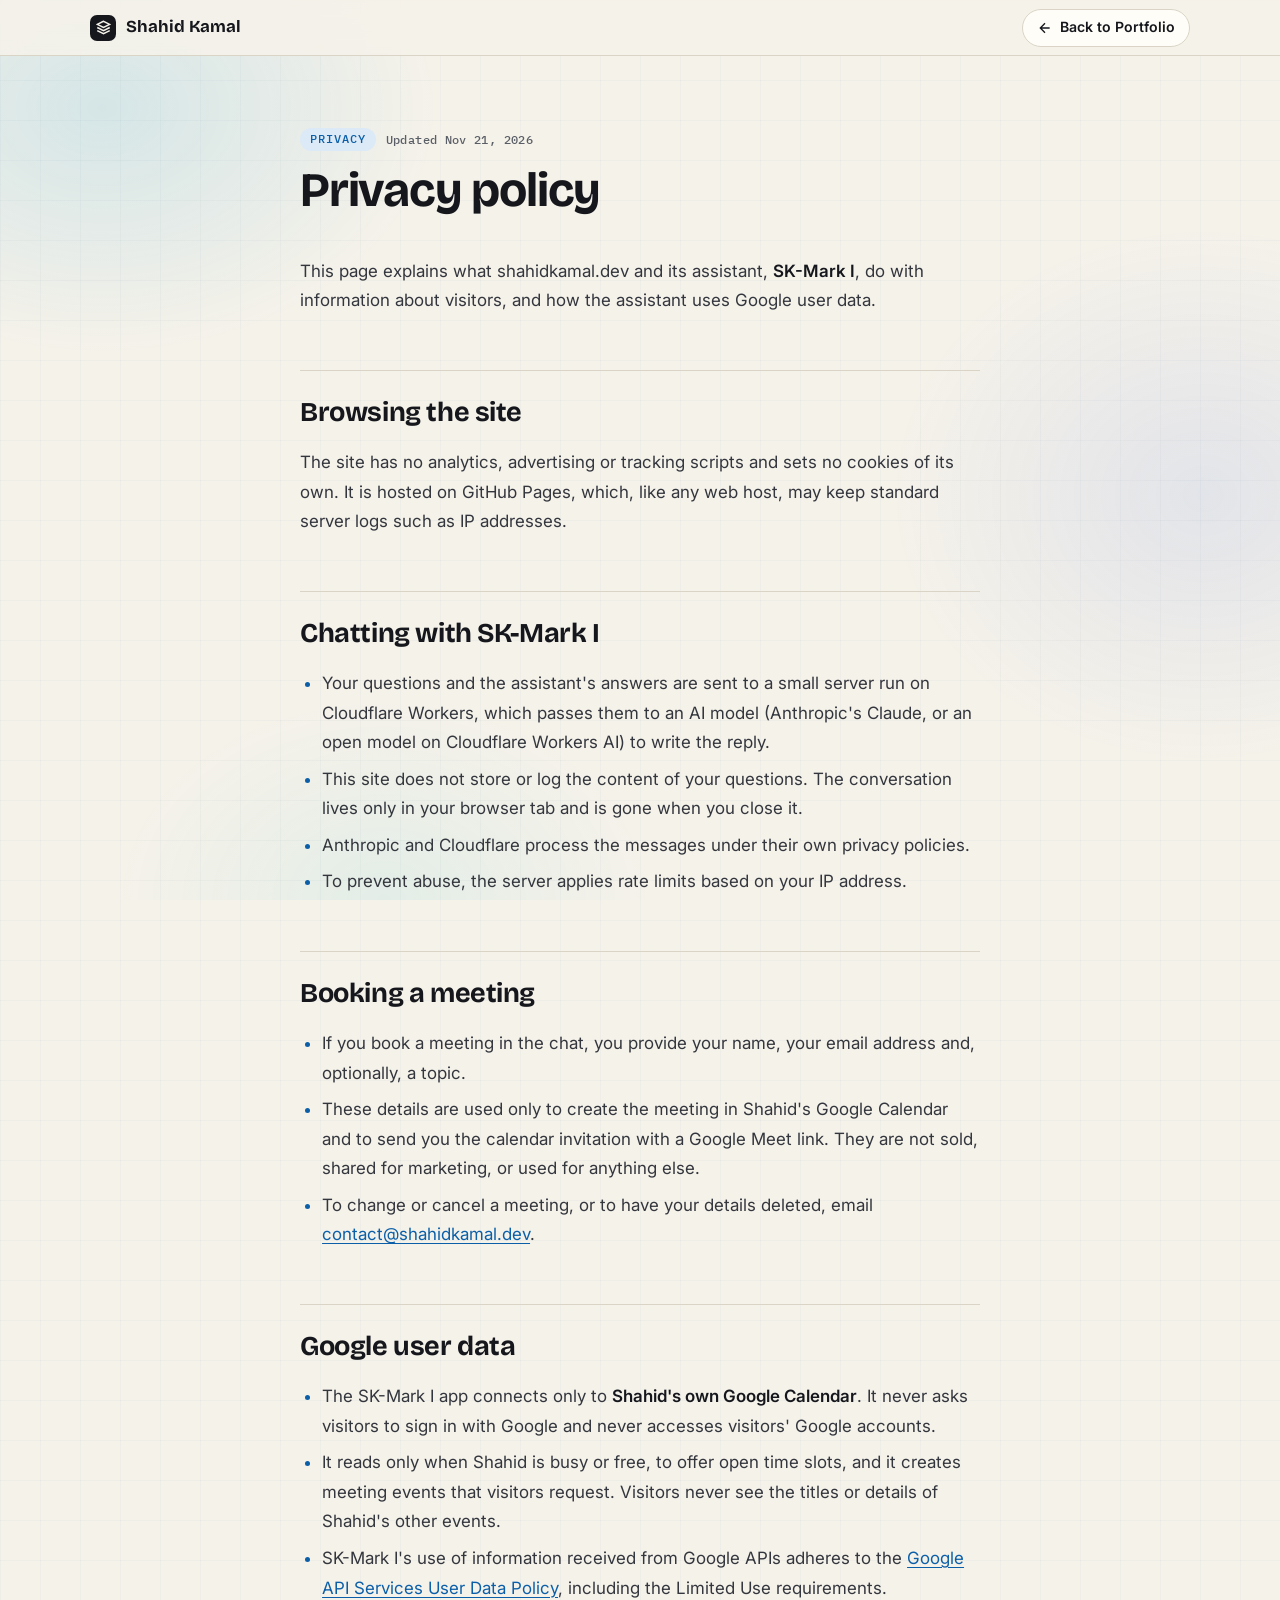
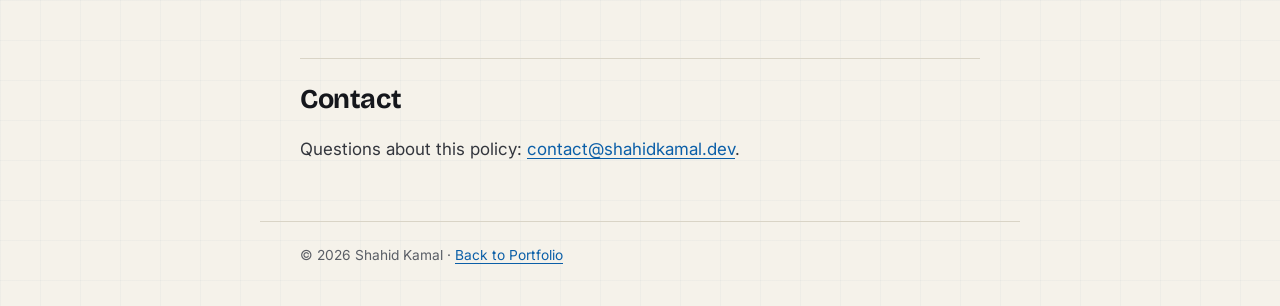
<file: privacy.html>
<!DOCTYPE html>
<html lang="en" class="blog">
<head>
    <meta charset="UTF-8">
    <meta name="viewport" content="width=device-width, initial-scale=1.0">
    <title>Privacy — Shahid Kamal</title>
    <meta name="description" content="How shahidkamal.dev and its assistant SK-Mark I handle visitor data and Google user data.">
    <meta name="author" content="Shahid Kamal">
    <link rel="canonical" href="https://shahidkamal.dev/privacy.html">
    <meta name="theme-color" content="#f5f2ea" media="(prefers-color-scheme: light)">
    <meta name="theme-color" content="#0c0e11" media="(prefers-color-scheme: dark)">
    <link rel="icon" type="image/svg+xml" href="data:image/svg+xml,%3Csvg xmlns='http://www.w3.org/2000/svg' viewBox='0 0 32 32'%3E%3Crect width='32' height='32' rx='7' fill='%2315171c'/%3E%3Ccircle cx='7' cy='21' r='2.6' fill='%234a9dff' opacity='.35'/%3E%3Ccircle cx='14' cy='13' r='3' fill='%234a9dff' opacity='.65'/%3E%3Ccircle cx='23' cy='11' r='4.2' fill='%234a9dff'/%3E%3C/svg%3E">
    <link rel="preconnect" href="https://fonts.googleapis.com">
    <link rel="preconnect" href="https://fonts.gstatic.com" crossorigin>
    <link href="https://fonts.googleapis.com/css2?family=Bricolage+Grotesque:opsz,wght@12..96,700&family=IBM+Plex+Mono:wght@400;500&family=Inter:wght@400;600&display=swap" rel="stylesheet">
    <link rel="stylesheet" href="assets/site.css?v=202611212030">
</head>
<body>

<div class="grid-bg"></div>

<nav>
    <a href="index.html" class="nav-logo">
        <div class="nav-logo-icon">
            <svg viewBox="0 0 24 24" fill="none" stroke="#fff" stroke-width="2.5"><path d="M12 2L2 7l10 5 10-5-10-5zM2 17l10 5 10-5M2 12l10 5 10-5"/></svg>
        </div>
        Shahid Kamal
    </a>
    <a href="index.html" class="nav-back">
        <svg width="16" height="16" fill="none" stroke="currentColor" stroke-width="2" viewBox="0 0 24 24"><path d="M19 12H5m7-7-7 7 7 7"/></svg>
        Back to Portfolio
    </a>
</nav>

<header class="blog-hero">
    <div class="blog-meta">
        <span class="blog-category">Privacy</span>
        <span class="blog-date">Updated Nov 21, 2026</span>
    </div>
    <h1>Privacy policy</h1>
</header>

<article class="blog-content">

    <p>This page explains what shahidkamal.dev and its assistant, <strong>SK-Mark I</strong>, do with information about visitors, and how the assistant uses Google user data.</p>

    <h2>Browsing the site</h2>
    <p>The site has no analytics, advertising or tracking scripts and sets no cookies of its own. It is hosted on GitHub Pages, which, like any web host, may keep standard server logs such as IP addresses.</p>

    <h2>Chatting with SK-Mark I</h2>
    <ul>
        <li>Your questions and the assistant's answers are sent to a small server run on Cloudflare Workers, which passes them to an AI model (Anthropic's Claude, or an open model on Cloudflare Workers AI) to write the reply.</li>
        <li>This site does not store or log the content of your questions. The conversation lives only in your browser tab and is gone when you close it.</li>
        <li>Anthropic and Cloudflare process the messages under their own privacy policies.</li>
        <li>To prevent abuse, the server applies rate limits based on your IP address.</li>
    </ul>

    <h2>Booking a meeting</h2>
    <ul>
        <li>If you book a meeting in the chat, you provide your name, your email address and, optionally, a topic.</li>
        <li>These details are used only to create the meeting in Shahid's Google Calendar and to send you the calendar invitation with a Google Meet link. They are not sold, shared for marketing, or used for anything else.</li>
        <li>To change or cancel a meeting, or to have your details deleted, email <a href="mailto:contact@shahidkamal.dev">contact@shahidkamal.dev</a>.</li>
    </ul>

    <h2>Google user data</h2>
    <ul>
        <li>The SK-Mark I app connects only to <strong>Shahid's own Google Calendar</strong>. It never asks visitors to sign in with Google and never accesses visitors' Google accounts.</li>
        <li>It reads only when Shahid is busy or free, to offer open time slots, and it creates meeting events that visitors request. Visitors never see the titles or details of Shahid's other events.</li>
        <li>SK-Mark I's use of information received from Google APIs adheres to the <a href="https://developers.google.com/terms/api-services-user-data-policy" target="_blank" rel="noopener">Google API Services User Data Policy</a>, including the Limited Use requirements.</li>
    </ul>

    <h2>Contact</h2>
    <p>Questions about this policy: <a href="mailto:contact@shahidkamal.dev">contact@shahidkamal.dev</a>.</p>

</article>

<footer>
    © 2026 Shahid Kamal · <a href="index.html">Back to Portfolio</a>
</footer>

</body>
</html>
</file>
<file: assets/site.css>
/* shahidkamal.dev — shared styles for the home page and blog posts.
   Plain CSS, no build step. Light and dark follow the system setting. */

:root {
    --bg: #f5f2ea;
    --surface: #fffdf8;
    --sunk: #ebe7dc;
    --ink: #15171c;
    --text: #33363d;
    --muted: #5a5e66;
    --line: #d9d4c6;
    --accent: #0b5fa8;
    --accent-soft: #dce9f6;
    --a: #1170c4;
    --b: #066d8d;
    --code-bg: #1b1e24;
    --code-ink: #e9e6dd;
    --display: "Bricolage Grotesque", "Inter", system-ui, -apple-system, "Segoe UI", sans-serif;
    --sans: "Inter", system-ui, -apple-system, "Segoe UI", Roboto, "Helvetica Neue", Arial, sans-serif;
    --mono: "IBM Plex Mono", ui-monospace, "SF Mono", Menlo, Consolas, monospace;
    --wrap: 73.75rem;
    --gutter: clamp(16px, 4vw, 40px);
    --radius: 14px;
    color-scheme: light dark;
}

@media (prefers-color-scheme: dark) {
    :root {
        --bg: #0c0e11;
        --surface: #15181d;
        --sunk: #08090b;
        --grid: rgba(255, 255, 255, 0.03);
        --ink: #f1efe9;
        --text: #cfd0d2;
        --muted: #a0a4ab;
        --line: #282c34;
        --accent: #6cc8ff;
        --accent-soft: #0f2638;
        --a: #4a9dff;
        --b: #5fe0ff;
        --code-bg: #0b0c0f;
        --code-ink: #e9e6dd;
    }
}

*, *::before, *::after { box-sizing: border-box; }
html { -webkit-text-size-adjust: 100%; text-size-adjust: 100%; scroll-padding-top: 4.75rem; font-size: clamp(100%, 0.5vw + 8.8px, 137.5%); }
body {
    margin: 0;
    background: var(--bg);
    color: var(--text);
    font-family: var(--sans);
    font-size: 1rem;
    line-height: 1.6;
    -webkit-font-smoothing: antialiased;
    overflow-x: hidden;
}
@media (prefers-reduced-motion: no-preference) {
    html { scroll-behavior: smooth; }
}
img, video, svg { max-width: 100%; }
h1, h2, h3, h4, p, ul, ol, dl, dd, figure { margin: 0; }
ul, ol { padding: 0; }
a { color: var(--accent); text-decoration-thickness: 1px; text-underline-offset: 3px; }
a:hover { text-decoration-thickness: 2px; }
:focus-visible { outline: 2px solid var(--accent); outline-offset: 3px; border-radius: 4px; }
strong { color: var(--ink); font-weight: 600; }

.skip {
    position: absolute; left: 12px; top: -60px; z-index: 300;
    background: var(--ink); color: var(--bg); padding: 10px 14px; border-radius: 8px;
}
.skip:focus { top: 12px; }
.wrap { max-width: var(--wrap); margin: 0 auto; padding-left: max(var(--gutter), env(safe-area-inset-left)); padding-right: max(var(--gutter), env(safe-area-inset-right)); }
.mono { font-family: var(--mono); }

/* ---------- top bar ---------- */
.top {
    position: sticky; top: 0; z-index: 100;
    background: color-mix(in srgb, var(--bg) 88%, transparent);
    -webkit-backdrop-filter: blur(10px); backdrop-filter: blur(10px);
    border-bottom: 1px solid var(--line);
}
.top-in { display: flex; align-items: center; gap: 12px; min-height: 3.5rem; }
.brand {
    display: inline-flex; align-items: center; gap: 10px; flex: none;
    font-family: var(--display); font-weight: 700; font-size: 1.05rem;
    color: var(--ink); text-decoration: none; white-space: nowrap; min-height: 44px;
}
.brand svg { width: 1.625rem; height: 1.625rem; flex: none; }
.top nav { margin-left: auto; min-width: 0; overflow-x: auto; scrollbar-width: none; -webkit-overflow-scrolling: touch; overscroll-behavior-x: contain; }
.top nav::-webkit-scrollbar { display: none; }
.top nav ul { display: flex; gap: 2px; list-style: none; white-space: nowrap; }
.top nav a {
    display: flex; align-items: center; min-height: 44px; padding: 0 10px; border-radius: 8px;
    color: var(--text); text-decoration: none; font-size: 0.92rem; outline-offset: -3px;
}
.top nav a:hover { color: var(--ink); background: var(--sunk); }
.top .btn { flex: none; min-height: 40px; padding: 6px 14px; font-size: 0.88rem; }

/* ---------- buttons ---------- */
.btn {
    display: inline-flex; align-items: center; justify-content: center; gap: 8px;
    min-height: 44px; padding: 9px 16px; border-radius: 999px;
    border: 1px solid var(--line); background: var(--surface); color: var(--ink);
    font: 600 0.95rem/1.2 var(--sans); text-decoration: none; cursor: pointer;
    transition: border-color .15s, background-color .15s, color .15s;
}
.btn:hover { border-color: var(--ink); }
.btn svg { width: 17px; height: 17px; flex: none; }
.btn-primary { background: var(--ink); color: var(--bg); border-color: var(--ink); }
.btn-primary:hover { background: var(--accent); border-color: var(--accent); color: var(--bg); }

/* ---------- hero ---------- */
.hero { padding: clamp(20px, 4.5vw, 52px) 0 clamp(28px, 4vw, 44px); }
.hero-grid {
    display: grid; grid-template-columns: minmax(0, 1.16fr) minmax(0, 0.84fr);
    gap: clamp(28px, 4vw, 60px); align-items: center;
}
.who { display: flex; align-items: center; gap: 14px; margin-bottom: 14px; }
.who picture { display: block; flex: none; line-height: 0; }
.who img {
    width: 4.25rem; height: 4.25rem; border-radius: 50%; object-fit: cover;
    border: 2px solid var(--surface); box-shadow: 0 0 0 1px var(--line); flex: none;
}
.status {
    font: 500 0.78rem/1.4 var(--mono); letter-spacing: 0.02em; color: var(--muted);
}
.status b { display: block; color: var(--ink); font-weight: 500; }
.status .dot {
    display: inline-block; width: 8px; height: 8px; border-radius: 50%;
    background: var(--b); margin-right: 7px; vertical-align: 1px;
}
.hero h1 {
    font-family: var(--display); font-weight: 700; color: var(--ink);
    font-size: clamp(2.6rem, 6.4vw, 4.9rem); line-height: 0.98; letter-spacing: -0.035em;
}
.lead {
    margin-top: 16px; max-width: 34em;
    font-size: clamp(1.06rem, 1.7vw, 1.3rem); line-height: 1.42; color: var(--ink);
}
.lead em { font-style: normal; color: var(--accent); }
.facts { margin-top: 18px; display: grid; gap: 7px; }
.facts div { display: grid; grid-template-columns: 5.5rem minmax(0, 1fr); gap: 12px; align-items: baseline; }
.facts dt { font: 500 0.75rem/1.5 var(--mono); letter-spacing: 0.1em; text-transform: uppercase; color: var(--muted); }
.facts dd { font-size: 0.95rem; line-height: 1.45; }
.cta { display: flex; flex-wrap: wrap; gap: 8px; margin-top: 22px; }
.hero .cta .btn { padding: 9px 14px; font-size: 0.92rem; }

/* signature element: contrastive pair */
.pair {
    background: var(--surface); border: 1px solid var(--line); border-radius: var(--radius);
    padding: 14px;
}
.pair-head { display: flex; flex-wrap: wrap; align-items: center; gap: 8px; margin-bottom: 12px; }
.pair-title { font: 500 0.75rem/1.4 var(--mono); letter-spacing: 0.1em; text-transform: uppercase; color: var(--muted); flex-basis: 100%; }
.seg { display: inline-flex; border: 1px solid var(--line); border-radius: 999px; padding: 2px; background: var(--bg); }
.seg button, .ghost-btn {
    font: 500 0.76rem/1 var(--mono); color: var(--muted); background: none; border: 0;
    padding: 8px 11px; border-radius: 999px; cursor: pointer; min-height: 32px;
}
.seg button[aria-pressed="true"] { background: var(--ink); color: var(--bg); }
.ghost-btn { border: 1px solid var(--line); }
.ghost-btn:hover, .seg button:hover { color: var(--ink); }
.seg button[aria-pressed="true"]:hover { color: var(--bg); }
.pair-stage { display: grid; grid-template-columns: 1fr 1fr; gap: 10px; }
.pair-stage svg { display: block; width: 100%; height: auto; border-radius: 8px; background: var(--sunk); }
.clip-lab { display: flex; justify-content: space-between; gap: 8px; margin-bottom: 5px; font: 500 0.75rem/1.3 var(--mono); letter-spacing: 0.06em; text-transform: uppercase; color: var(--muted); }
.clip-lab .val { color: var(--c); text-align: right; }
.clip-a { --c: var(--a); }
.clip-b { --c: var(--b); }
.pair-stage .tick { fill: none; stroke: var(--muted); stroke-width: 1.2; opacity: .7; }
.pair-stage .ground { stroke: var(--line); stroke-width: 1; stroke-dasharray: 2 4; }
.pair-stage .ghost { fill: var(--c); }
.pair-stage .head { fill: var(--c); stroke: var(--surface); stroke-width: 2; }
.pair-q { margin-top: 12px; font: 500 0.84rem/1.4 var(--mono); color: var(--ink); }
.pair-q span { color: var(--muted); }
.pair figcaption { margin-top: 8px; font-size: 0.88rem; line-height: 1.5; color: var(--text); }
.pair figcaption small { display: block; margin-top: 6px; color: var(--muted); font-size: 0.76rem; }

/* proof points */
.proof { list-style: none; display: grid; grid-template-columns: repeat(3, minmax(0, 1fr)); gap: 12px; margin-top: clamp(24px, 3.4vw, 40px); }
.proof a {
    display: block; height: 100%; padding: 14px 16px; border-radius: var(--radius);
    border: 1px solid var(--line); background: var(--surface); color: var(--text); text-decoration: none;
    transition: border-color .15s, transform .15s;
}
.proof a:hover { border-color: var(--ink); }
.proof .k { display: block; font: 500 0.75rem/1.4 var(--mono); letter-spacing: 0.1em; text-transform: uppercase; color: var(--accent); }
.proof .t { display: block; margin-top: 3px; font: 700 1.08rem/1.25 var(--display); color: var(--ink); }
.proof .d { display: block; margin-top: 3px; font-size: 0.88rem; line-height: 1.4; }

.ticks { height: 9px; background: repeating-linear-gradient(90deg, var(--line) 0 1px, transparent 1px 14px); }

/* ---------- sections ---------- */
.sec { padding: clamp(44px, 7vw, 84px) 0 0; }
.sec:last-of-type { padding-bottom: clamp(44px, 7vw, 84px); }
.sec-head { display: flex; flex-wrap: wrap; align-items: baseline; gap: 6px 14px; margin-bottom: clamp(18px, 2.6vw, 28px); }
.sec-head .idx { font: 500 0.78rem/1 var(--mono); color: var(--accent); letter-spacing: 0.08em; }
.sec-head h2 { font: 700 clamp(1.6rem, 3.2vw, 2.3rem)/1.1 var(--display); letter-spacing: -0.02em; color: var(--ink); }
.sec-head p { flex-basis: 100%; max-width: 46em; color: var(--muted); font-size: 0.98rem; }

.about { padding-top: clamp(28px, 4vw, 44px); }
.about-grid { display: grid; grid-template-columns: minmax(0, 1fr) minmax(0, 1fr); gap: clamp(16px, 3vw, 44px); }
.about-grid p { font-size: 1rem; line-height: 1.65; }

/* cards */
.card { background: var(--surface); border: 1px solid var(--line); border-radius: var(--radius); }
.feature { display: grid; grid-template-columns: minmax(0, 1.05fr) minmax(0, 0.95fr); gap: clamp(18px, 3vw, 40px); padding: clamp(18px, 2.8vw, 32px); align-items: start; }
.feature + .feature { margin-top: 16px; }
.kicker { font: 500 0.75rem/1.5 var(--mono); letter-spacing: 0.08em; text-transform: uppercase; color: var(--muted); }
.kicker b { color: var(--accent); font-weight: 500; }
.card h3 { font: 700 clamp(1.3rem, 2.2vw, 1.7rem)/1.15 var(--display); letter-spacing: -0.015em; color: var(--ink); margin-top: 6px; }
.what { margin-top: 8px; font-size: 1.02rem; line-height: 1.5; color: var(--ink); }
.out { list-style: none; margin-top: 12px; display: grid; gap: 7px; }
.out li { position: relative; padding-left: 18px; font-size: 0.95rem; line-height: 1.5; }
.out li::before { content: ""; position: absolute; left: 0; top: 0.62em; width: 8px; height: 2px; background: var(--accent); }
.tags { list-style: none; display: flex; flex-wrap: wrap; gap: 6px; margin-top: 14px; }
.tags li { font: 500 0.75rem/1.3 var(--mono); color: var(--muted); border: 1px solid var(--line); border-radius: 999px; padding: 4px 9px; }
.links { display: flex; flex-wrap: wrap; gap: 4px 16px; margin-top: 14px; font-size: 0.92rem; font-weight: 600; }
.links a::after { content: " \2197"; font-weight: 400; }
.links a.int::after { content: " \2192"; }
.note { margin-top: 12px; font-size: 0.86rem; color: var(--muted); }

.stats { display: grid; grid-template-columns: repeat(2, minmax(0, 1fr)); gap: 1px; background: var(--line); border: 1px solid var(--line); border-radius: 10px; overflow: hidden; }
.stats div { background: var(--surface); padding: 12px 14px; }
.stats b { display: block; font: 700 clamp(1.35rem, 2.4vw, 1.8rem)/1.1 var(--display); letter-spacing: -0.02em; color: var(--ink); }
.stats span { display: block; margin-top: 2px; font-size: 0.8rem; line-height: 1.35; color: var(--muted); }
.stats .hot b { color: var(--accent); }
.stats-4 { grid-template-columns: repeat(4, minmax(0, 1fr)); margin-top: 16px; }

.media { position: relative; border-radius: 10px; overflow: hidden; border: 1px solid var(--line); background: var(--sunk); }
.media picture { display: block; }
.media img, .media video { display: block; width: 100%; height: auto; }
.media video.over { position: absolute; inset: 0; height: 100%; object-fit: cover; }
.media .ghost-btn { position: absolute; right: 8px; bottom: 8px; background: var(--surface); color: var(--ink); }

/* BEYOND schematic */
.side-title { font: 500 0.75rem/1.4 var(--mono); letter-spacing: 0.1em; text-transform: uppercase; color: var(--muted); margin: 16px 0 8px; }
.side-title:first-child { margin-top: 0; }
.tracks { list-style: none; display: grid; gap: 5px; }
.tracks li { display: grid; grid-template-columns: 6.5rem minmax(0, 1fr); align-items: center; gap: 10px; font: 500 0.75rem/1.2 var(--mono); color: var(--text); }
.tracks li::after { content: ""; height: 12px; border-radius: 3px; background: repeating-linear-gradient(90deg, var(--b) 0 2px, transparent 2px 12px), var(--sunk); opacity: .9; }
.steps { list-style: none; counter-reset: s; display: grid; grid-template-columns: repeat(4, minmax(0, 1fr)); gap: 6px; }
.steps li { counter-increment: s; border-top: 2px solid var(--a); padding-top: 7px; font-size: 0.8rem; line-height: 1.3; color: var(--ink); }
.steps li::before { content: "0" counter(s); display: block; font: 500 0.75rem/1.2 var(--mono); color: var(--muted); margin-bottom: 2px; }

.idea { margin-top: 10px; font-size: 0.95rem; line-height: 1.55; }
.idea + .side-title { margin-top: 18px; }
.side-title + .out { margin-top: 0; }
.fine { margin-top: 8px; font-size: 0.84rem; line-height: 1.5; color: var(--muted); }
.fine + .side-title { margin-top: 22px; }
.beyond .span { grid-column: 1 / -1; }
.beyond .stats-4 { margin-top: 0; }
.fold { border-top: 1px solid var(--line); }
.fold > summary {
    list-style: none; cursor: pointer; display: flex; align-items: center; justify-content: space-between; gap: 12px;
    min-height: 44px; padding: 6px 0; border-radius: 6px;
    font: 500 0.75rem/1.4 var(--mono); letter-spacing: 0.1em; text-transform: uppercase; color: var(--ink);
}
.fold > summary::-webkit-details-marker { display: none; }
.fold > summary::after { content: "+"; flex: none; width: 1.5rem; height: 1.5rem; display: grid; place-items: center; border: 1px solid var(--line); border-radius: 50%; font: 500 0.95rem/1 var(--mono); letter-spacing: 0; color: var(--muted); }
.fold[open] > summary::after { content: "\2212"; }
.fold > summary:hover::after { border-color: var(--ink); color: var(--ink); }
.fold-body { padding: 4px 0 14px; }
.fold.eg { margin-top: 18px; }
.fold.eg .fold-body { padding-bottom: 0; }
.fold-grid { display: grid; grid-template-columns: minmax(0, 1.05fr) minmax(0, 0.95fr); gap: clamp(18px, 3vw, 40px); }
.fold.span .fold-body { padding-bottom: 0; }
.stat-tile { display: none; }
.chain { list-style: none; counter-reset: c; display: flex; flex-wrap: wrap; gap: 6px 4px; align-items: center; }
.chain li { counter-increment: c; display: inline-flex; align-items: center; gap: 6px; font-size: 0.82rem; line-height: 1.2; color: var(--ink); }
.chain li::before { content: counter(c); display: inline-grid; place-items: center; width: 20px; height: 20px; border-radius: 50%; background: var(--a); color: var(--surface); font: 500 0.75rem/1 var(--mono); flex: none; }
.chain li.partner::before { background: var(--b); }
.chain li:not(:last-child)::after { content: "\2192"; color: var(--muted); margin: 0 4px 0 2px; }
.tl { list-style: none; display: grid; gap: 0; }
.tl li { position: relative; padding: 0 0 12px 22px; font-size: 0.9rem; line-height: 1.45; color: var(--ink); }
.tl li:last-child { padding-bottom: 0; }
.tl li::before { content: ""; position: absolute; left: 0; top: 4px; width: 10px; height: 10px; border-radius: 50%; background: var(--a); }
.tl li.partner::before { background: var(--b); }
.tl li:not(:last-child)::after { content: ""; position: absolute; left: 4px; top: 18px; bottom: 0; width: 2px; background: var(--line); }
.tl b { display: block; font: 500 0.75rem/1.5 var(--mono); letter-spacing: 0.08em; text-transform: uppercase; color: var(--muted); }
.grid2 { display: grid; grid-template-columns: repeat(2, minmax(0, 1fr)); gap: 16px; margin-top: 16px; }
.grid2 > .proj:last-child:nth-child(odd) { grid-column: 1 / -1; }
.proj { padding: clamp(16px, 2.2vw, 24px); display: flex; flex-direction: column; }
.proj h3 { font-size: clamp(1.15rem, 1.8vw, 1.35rem); }
.proj .media { margin-bottom: 16px; aspect-ratio: 16 / 8; }
.proj .media picture { height: 100%; }
.proj .media img { width: 100%; height: 100%; object-fit: cover; object-position: top center; }
.proj .links { margin-top: auto; padding-top: 14px; }

/* experience */
.xp { list-style: none; border-top: 1px solid var(--line); }
.xp > li { display: grid; grid-template-columns: 12rem minmax(0, 1fr); gap: 8px 28px; padding: 22px 0; border-bottom: 1px solid var(--line); }
.when { font: 500 0.8rem/1.6 var(--mono); color: var(--muted); }
.xp h3 { font: 700 1.2rem/1.25 var(--display); color: var(--ink); }
.org { margin-top: 2px; font-size: 0.95rem; color: var(--text); }
.xp .out { margin-top: 10px; }
.bg-grid { display: grid; grid-template-columns: minmax(0, 0.9fr) minmax(0, 1.1fr); gap: 16px; margin-top: 24px; }
.panel { padding: clamp(16px, 2.2vw, 24px); }
.panel h3 { font-size: 1.15rem; margin: 0 0 12px; }
.edu { list-style: none; display: grid; gap: 14px; }
.edu b { display: block; color: var(--ink); font-weight: 600; line-height: 1.35; }
.edu span { display: block; font-size: 0.92rem; }
.edu .when { margin-top: 2px; }
.skills { display: grid; gap: 10px; }
.skills div { display: grid; grid-template-columns: 8.25rem minmax(0, 1fr); gap: 12px; align-items: baseline; }
.skills dt { font: 500 0.75rem/1.5 var(--mono); letter-spacing: 0.08em; text-transform: uppercase; color: var(--muted); }
.skills dd { font-size: 0.93rem; line-height: 1.5; }

/* publications */
.pubs { list-style: none; border-top: 1px solid var(--line); }
.pubs > li { display: grid; grid-template-columns: 9.5rem minmax(0, 1fr); gap: 20px; padding: 20px 0; border-bottom: 1px solid var(--line); align-items: start; }
.pubs .thumb { display: block; border: 1px solid var(--line); border-radius: 8px; overflow: hidden; background: var(--surface); aspect-ratio: 896 / 684; }
.pubs .thumb img { display: block; width: 100%; height: 100%; object-fit: cover; }
.pubs .thumb.blank { display: grid; place-items: center; font: 500 0.75rem/1.4 var(--mono); letter-spacing: 0.08em; text-transform: uppercase; color: var(--muted); text-align: center; padding: 10px; }
.pubs h3 { font: 700 1.1rem/1.3 var(--display); color: var(--ink); }
.pubs h3 a { color: inherit; text-decoration: none; }
.pubs h3 a:hover { color: var(--accent); text-decoration: underline; }
.pubs p { font-size: 0.93rem; line-height: 1.5; margin-top: 4px; }
.pubs .links { margin-top: 8px; }
.badge { display: inline-block; font: 500 0.75rem/1.3 var(--mono); letter-spacing: 0.06em; text-transform: uppercase; color: var(--accent); background: var(--accent-soft); border-radius: 999px; padding: 3px 9px; margin-bottom: 6px; }

/* writing */
.posts { list-style: none; display: grid; grid-template-columns: repeat(2, minmax(0, 1fr)); gap: 16px; }
.posts a { display: block; height: 100%; padding: clamp(16px, 2.2vw, 22px); color: var(--text); text-decoration: none; transition: border-color .15s; }
.posts a:hover { border-color: var(--ink); }
.posts h3 { font-size: 1.15rem; margin-top: 6px; }
.posts p { margin-top: 6px; font-size: 0.93rem; line-height: 1.5; }

/* contact */
.contact { padding: clamp(22px, 4vw, 44px); display: grid; grid-template-columns: minmax(0, 1.1fr) minmax(0, 0.9fr); gap: 24px; align-items: center; }
.contact h2 { font: 700 clamp(1.7rem, 3.6vw, 2.6rem)/1.08 var(--display); letter-spacing: -0.025em; color: var(--ink); }
.contact p { margin-top: 10px; max-width: 34em; }
.contact .mail { display: inline-block; margin-top: 14px; font: 500 clamp(0.95rem, 2vw, 1.15rem)/1.3 var(--mono); overflow-wrap: anywhere; }
.contact .cta { margin-top: 0; }

.site-footer { border-top: 1px solid var(--line); margin-top: 0; padding: 22px 0 34px; font-size: 0.84rem; color: var(--muted); }
.site-footer .wrap { display: flex; flex-wrap: wrap; gap: 6px 20px; justify-content: space-between; }

/* ---------- responsive ---------- */
@media (max-width: 960px) {
    .feature, .bg-grid, .contact { grid-template-columns: minmax(0, 1fr); }
    .hero-grid { grid-template-columns: minmax(0, 1fr) minmax(0, 1fr); gap: 24px; align-items: start; }
    .xp > li { grid-template-columns: minmax(0, 1fr); gap: 4px; }
}
@media (max-width: 720px) {
    .proof, .grid2, .posts, .about-grid { grid-template-columns: minmax(0, 1fr); }
    .proof { gap: 6px; }
    .proof a { padding: 8px 12px; }
    .proof .t { font-size: 1rem; }
    .stats-4 { grid-template-columns: repeat(2, minmax(0, 1fr)); }
    .pubs > li { grid-template-columns: 92px minmax(0, 1fr); gap: 14px; }
    .skills div, .facts div { grid-template-columns: minmax(0, 1fr); gap: 0; }
    .who img { width: 3rem; height: 3rem; }
    .who { margin-bottom: 10px; }
    .status { font-size: 0.75rem; letter-spacing: 0; overflow-wrap: anywhere; }
    .hero { padding-top: 14px; }
    .lead { margin-top: 10px; }
    .facts { margin-top: 12px; gap: 6px; }
    .facts dd { font-size: 1rem; }
    .cta { margin-top: 14px; }
    .hero .cta .btn { min-height: 44px; padding: 8px 13px; font-size: 0.9rem; }
    .hero .wrap { display: flex; flex-direction: column; }
    .hero-grid { display: contents; }
    .hero-grid > div { order: 1; }
    .proof { order: 2; margin-top: 16px; }
    .pair { order: 3; margin-top: 20px; }
    .proof .d { font-size: 0.875rem; line-height: 1.35; margin-top: 1px; }
    .steps { grid-template-columns: repeat(2, minmax(0, 1fr)); gap: 10px 8px; }
}
@media (prefers-reduced-motion: reduce) {
    *, *::before, *::after { transition: none !important; animation: none !important; scroll-behavior: auto !important; }
}
@media print {
    .top, .pair-head, .media .ghost-btn { display: none; }
    body { background: #fff; }
}

/* ================= blog posts (html.blog) ================= */
.blog .grid-bg { display: none; }
.blog body > nav {
    position: sticky; top: 0; z-index: 100;
    display: flex; align-items: center; justify-content: space-between; gap: 16px;
    min-height: 56px; padding: 8px max(var(--gutter), calc((100vw - var(--wrap)) / 2 + var(--gutter)));
    background: color-mix(in srgb, var(--bg) 88%, transparent);
    -webkit-backdrop-filter: blur(10px); backdrop-filter: blur(10px);
    border-bottom: 1px solid var(--line);
}
.blog .nav-logo {
    display: inline-flex; align-items: center; gap: 10px;
    font: 700 1.05rem/1.2 var(--display); color: var(--ink); text-decoration: none; white-space: nowrap;
}
.blog .nav-logo-icon { width: 26px; height: 26px; border-radius: 7px; background: var(--ink); display: grid; place-items: center; flex: none; }
.blog .nav-logo-icon svg { width: 15px; height: 15px; stroke: var(--bg); }
.blog .nav-back {
    display: inline-flex; align-items: center; gap: 7px; min-height: 38px; padding: 6px 14px;
    border: 1px solid var(--line); border-radius: 999px; background: var(--surface);
    color: var(--ink); font-weight: 600; font-size: 0.88rem; text-decoration: none; white-space: nowrap;
}
.blog .nav-back:hover { border-color: var(--ink); }
.blog .blog-hero, .blog .blog-cover, .blog .blog-content, .blog .author-box {
    max-width: 47.5rem; margin-inline: auto; padding-inline: var(--gutter);
}
.blog .blog-hero { padding-top: clamp(32px, 6vw, 72px); }
.blog .blog-meta { display: flex; flex-wrap: wrap; align-items: center; gap: 6px 10px; font: 500 0.76rem/1.4 var(--mono); color: var(--muted); letter-spacing: 0.03em; }
.blog .blog-category { color: var(--accent); background: var(--accent-soft); border-radius: 999px; padding: 3px 10px; text-transform: uppercase; letter-spacing: 0.08em; font-size: 0.75rem; }
.blog .blog-hero h1 { margin-top: 14px; font: 700 clamp(1.9rem, 5vw, 3rem)/1.08 var(--display); letter-spacing: -0.025em; color: var(--ink); }
.blog .blog-hero-subtitle { margin-top: 14px; font-size: clamp(1.02rem, 2vw, 1.2rem); line-height: 1.5; color: var(--muted); }
.blog .blog-cover { margin-top: clamp(22px, 4vw, 36px); }
.blog .blog-cover img { display: block; width: 100%; height: clamp(180px, 34vw, 340px); object-fit: cover; border-radius: var(--radius); border: 1px solid var(--line); background: var(--sunk); color: var(--muted); font-size: 0.85rem; }
.blog .blog-content { padding-top: clamp(24px, 4vw, 40px); padding-bottom: 8px; font-size: 1.06rem; line-height: 1.75; }
.blog .blog-content > * + * { margin-top: 1.15em; }
.blog .blog-content h2 { margin-top: 2em; padding-top: 0.9em; border-top: 1px solid var(--line); font: 700 clamp(1.35rem, 3vw, 1.7rem)/1.2 var(--display); letter-spacing: -0.015em; color: var(--ink); }
.blog .blog-content h3 { margin-top: 1.7em; font: 700 1.18rem/1.3 var(--display); color: var(--ink); }
.blog .blog-content ul, .blog .blog-content ol { padding-left: 1.3em; }
.blog .blog-content li + li { margin-top: 0.4em; }
.blog .blog-content li::marker { color: var(--accent); }
.blog .blog-content img { display: block; height: auto; border-radius: 10px; border: 1px solid var(--line); }
.blog .blog-content blockquote { margin-inline: 0; padding: 4px 0 4px 18px; border-left: 3px solid var(--a); font: 700 1.15rem/1.5 var(--display); color: var(--ink); }
.blog .blog-content code { font: 500 0.88em var(--mono); background: var(--sunk); border: 1px solid var(--line); border-radius: 5px; padding: 0.1em 0.35em; overflow-wrap: anywhere; }
.blog .blog-content pre { background: var(--code-bg); color: var(--code-ink); border-radius: 10px; border: 1px solid var(--line); padding: 16px 18px; overflow-x: auto; font-size: 0.86rem; line-height: 1.6; -webkit-overflow-scrolling: touch; }
.blog .blog-content pre code { background: none; border: 0; padding: 0; color: inherit; font-size: inherit; overflow-wrap: normal; white-space: pre; }
.blog .author-box { margin-top: clamp(28px, 5vw, 48px); }
.blog .author-card { display: flex; align-items: center; gap: 14px; padding: 18px; background: var(--surface); border: 1px solid var(--line); border-radius: var(--radius); }
.blog .author-avatar { width: 48px; height: 48px; border-radius: 50%; background: var(--ink); color: var(--bg); display: grid; place-items: center; font: 700 1rem var(--display); flex: none; }
.blog .author-info h4 { font: 700 1.05rem/1.3 var(--display); color: var(--ink); }
.blog .author-info p { font-size: 0.9rem; color: var(--muted); }
.blog body > footer { max-width: 47.5rem; margin: clamp(28px, 5vw, 48px) auto 0; padding: 22px var(--gutter) 40px; border-top: 1px solid var(--line); font-size: 0.86rem; color: var(--muted); }
@media (max-width: 480px) {
    .blog .nav-logo-icon { display: none; }
}

/* ================= responsive tuning: phones up to very wide screens ================= */
.xp .out, .xp .org, .pubs p, .pubs h3, .about-grid p { max-width: 46rem; }
.contact p { max-width: 34rem; }

@media (min-width: 1200px) {
    .grid2 { grid-template-columns: repeat(3, minmax(0, 1fr)); }
    .grid2 > .proj:last-child:nth-child(odd) { grid-column: auto; }
    .stat-tile { display: grid; place-content: center; text-align: center; padding: 16px; aspect-ratio: 16 / 8; margin-bottom: 16px; border: 1px solid var(--line); border-radius: 10px; background: var(--sunk); }
    .stat-tile b { font: 700 clamp(2rem, 3.4vw, 3rem)/1 var(--display); letter-spacing: -0.03em; color: var(--ink); }
    .stat-tile span { margin-top: 6px; font: 500 0.75rem/1.4 var(--mono); letter-spacing: 0.08em; text-transform: uppercase; color: var(--muted); }
}
@media (min-width: 1600px) {
    :root { --wrap: 78rem; }
    .posts { grid-template-columns: repeat(4, minmax(0, 1fr)); }
}
@media (min-width: 2400px) {
    :root { --wrap: 84rem; }
}
@media (max-width: 960px) {
    .fold-grid { grid-template-columns: minmax(0, 1fr); }
}
@media (max-width: 720px) {
    .top .btn { min-height: 44px; }
    .out li, .org, .pubs p, .posts p, .skills dd, .pair figcaption, .idea, .tl li, .about-grid p, .edu span { font-size: 1rem; }
    .fine, .note, .stats span, .steps li { font-size: 0.875rem; }
    .chain li { font-size: 0.9375rem; }
    .chain { gap: 8px 4px; }
    .seg button, .ghost-btn { min-height: 44px; }
    .seg button { padding-inline: 12px; }
    .links { gap: 0 18px; }
    .links a { display: inline-block; padding-block: 11px; }
    .site-footer a, .contact .mail { display: inline-block; padding-block: 11px; }
    .contact .mail { margin-top: 4px; padding-block: 13px; }
    .site-footer .wrap { align-items: center; }
    .pair-head { gap: 6px; }
    .pair-title { flex-basis: 100%; }
    .beyond .fold.eg { margin-top: 14px; }
}
@media (max-width: 600px) {
    .brand-name { position: absolute; width: 1px; height: 1px; overflow: hidden; clip-path: inset(50%); white-space: nowrap; }
    .top-in { gap: 6px; }
    .top nav { margin-left: 0; flex: 1 1 auto; -webkit-mask-image: linear-gradient(90deg, #000 calc(100% - 28px), transparent); mask-image: linear-gradient(90deg, #000 calc(100% - 28px), transparent); }
    .top nav ul { padding-right: 24px; }
    .top nav a { padding: 0 9px; }
}
@media (max-width: 359px) {
    .hero h1 { font-size: 2.35rem; }
    .hero .cta .btn { padding: 8px 12px; }
    .pair { padding: 12px; }
    .seg button { padding-inline: 9px; }
    .pubs > li { grid-template-columns: 72px minmax(0, 1fr); gap: 12px; }
}
@media (max-height: 480px) and (orientation: landscape) {
    .top, .blog body > nav { position: static; }
    html { scroll-padding-top: 8px; }
    .hero { padding-top: 14px; }
}

/* ================= vision layer: detection framing, flow field, frame language ================= */
/* dark mode leans "lab": faint pixel grid behind everything */
@media (prefers-color-scheme: dark) {
    body { background-image: linear-gradient(var(--grid) 1px, transparent 1px), linear-gradient(90deg, var(--grid) 1px, transparent 1px); background-size: 2.5rem 2.5rem; }
}

/* optical-flow field behind the hero (canvas, decorative) */
.hero { position: relative; isolation: isolate; }
.flow { position: absolute; inset: 0; width: 100%; height: 100%; z-index: -1; pointer-events: none;
    -webkit-mask-image: linear-gradient(180deg, #000 55%, transparent); mask-image: linear-gradient(180deg, #000 55%, transparent); }

/* detection box around the portrait */
.det { position: relative; flex: none; padding: 6px; }
.det::before, .tagged::after {
    content: ""; position: absolute; inset: 0; pointer-events: none;
    background:
        linear-gradient(var(--accent) 0 0) left top / 12px 2px no-repeat, linear-gradient(var(--accent) 0 0) left top / 2px 12px no-repeat,
        linear-gradient(var(--accent) 0 0) right top / 12px 2px no-repeat, linear-gradient(var(--accent) 0 0) right top / 2px 12px no-repeat,
        linear-gradient(var(--accent) 0 0) left bottom / 12px 2px no-repeat, linear-gradient(var(--accent) 0 0) left bottom / 2px 12px no-repeat,
        linear-gradient(var(--accent) 0 0) right bottom / 12px 2px no-repeat, linear-gradient(var(--accent) 0 0) right bottom / 2px 12px no-repeat;
}
.det-tag, .tagged::before {
    position: absolute; z-index: 2; padding: 2px 6px; border-radius: 2px;
    background: var(--accent); color: var(--bg);
    font: 500 0.75rem/1.2 var(--mono); letter-spacing: 0.04em; white-space: nowrap;
}
.det-tag { left: 0; bottom: 100%; margin-bottom: 1px; }
.who { margin-top: 1.25rem; }

/* cards: bounding-box highlight with the card's own topic as the class label */
.tagged { position: relative; }
.tagged::before { content: attr(data-tag); left: 1rem; top: 0; transform: translateY(-50%); opacity: 0; transition: opacity .12s; }
.tagged::after { inset: -6px; opacity: 0; transition: opacity .12s; }
@media (hover: hover) {
    .tagged:hover::before, .tagged:hover::after { opacity: 1; }
}
.tagged:focus-visible::before, .tagged:focus-visible::after,
.tagged:has(:focus-visible)::before, .tagged:has(:focus-visible)::after { opacity: 1; }

/* section index reads as a frame number */
.sec-head .idx { padding: 3px 7px; border: 1px solid var(--line); border-radius: 4px; background: var(--surface); }

/* header scrubber: scroll position as a playhead (no JS; only where supported) */
@media (prefers-reduced-motion: no-preference) {
    @supports (animation-timeline: scroll()) {
        .top::after { content: ""; position: absolute; left: 0; right: 0; bottom: -1px; height: 2px; background: var(--a); transform-origin: 0 50%; transform: scaleX(0); animation: scrub linear both; animation-timeline: scroll(root); }
        @keyframes scrub { to { transform: scaleX(1); } }
    }
}
@media (max-width: 720px) {
    .det { padding: 5px; }
    .who { margin-top: 1.1rem; }
}

/* ================= HUD layer: lock-on animations (decorative, never blocks input) ================= */
.hud { position: absolute; inset: 0; z-index: 3; pointer-events: none; overflow: hidden;
    font: 500 0.75rem/1.2 var(--mono); letter-spacing: 0.04em; color: var(--b);
    animation: hud-out .6s linear 4.4s forwards; }
.hud-box { position: absolute; filter: drop-shadow(0 0 3px color-mix(in srgb, var(--b) 55%, transparent));
    animation: hud-in .3s cubic-bezier(.2, .9, .3, 1.15) var(--d) backwards;
    background:
        linear-gradient(var(--b) 0 0) left top / 14px 2px no-repeat, linear-gradient(var(--b) 0 0) left top / 2px 14px no-repeat,
        linear-gradient(var(--b) 0 0) right top / 14px 2px no-repeat, linear-gradient(var(--b) 0 0) right top / 2px 14px no-repeat,
        linear-gradient(var(--b) 0 0) left bottom / 14px 2px no-repeat, linear-gradient(var(--b) 0 0) left bottom / 2px 14px no-repeat,
        linear-gradient(var(--b) 0 0) right bottom / 14px 2px no-repeat, linear-gradient(var(--b) 0 0) right bottom / 2px 14px no-repeat; }
.hud-lab, .hud-read, .hud-status { position: absolute; white-space: nowrap; clip-path: inset(0 100% 0 0);
    animation: hud-type .42s steps(var(--n, 12)) calc(var(--d) + .26s) forwards; }
.hud-lab { left: 0; bottom: 100%; margin-bottom: 3px; padding: 2px 6px; border-radius: 2px; background: var(--b); color: var(--bg); }
.hud-box.r .hud-lab { left: auto; right: 0; }
.hud-box.b .hud-lab { bottom: auto; top: 100%; margin: 3px 0 0; }
.hud-status { top: 12px; --d: .1s; color: var(--muted); }
.hud-ring { position: absolute; left: 50%; top: 50%; width: calc(100% + 26px); height: calc(100% + 26px); margin: 0; overflow: visible;
    transform: translate(-50%, -50%); animation: hud-spin 1.5s cubic-bezier(.15, .6, .2, 1) var(--d) both; }
.hud-ring circle { fill: none; stroke: var(--b); stroke-width: 1.2; vector-effect: non-scaling-stroke; }
.hud-run .det::before, .hud-run .det-tag { opacity: 0; }
.hud-go .det::before, .hud-go .det-tag { animation: hud-settle .4s 4.7s both; }
@keyframes hud-in { from { opacity: 0; transform: scale(1.4); } }
@keyframes hud-type { to { clip-path: inset(0 0 0 0); } }
@keyframes hud-spin { from { opacity: 0; transform: translate(-50%, -50%) rotate(-300deg) scale(1.5); } 25% { opacity: 1; } to { transform: translate(-50%, -50%) rotate(0) scale(1); } }
@keyframes hud-out { to { opacity: 0; } }
@keyframes hud-settle { from { opacity: 0; } to { opacity: 1; } }

/* cards: lock-on when scrolled into view, snap on hover */
.tagged > .hud-read { left: auto; right: 1rem; top: auto; bottom: 0; margin: 0; transform: translateY(50%); padding: 2px 6px; background: var(--bg); color: var(--accent);
    font: 500 0.75rem/1.2 var(--mono); letter-spacing: 0.04em; clip-path: none; opacity: 0; animation: none; z-index: 2; pointer-events: none; }
.tagged.lock::after { animation: card-lock 4.5s both; }
.tagged.lock::before, .tagged.lock > .hud-read { animation: card-tag 4.5s both; }
@media (hover: hover) {
    .tagged:hover::after { animation: card-snap .22s cubic-bezier(.2, .9, .3, 1.15) both; }
    .tagged:hover::before { animation: card-type .3s steps(var(--n, 8)) both; }
    .tagged:hover > .hud-read { opacity: 1; animation: none; }
}
@keyframes card-lock { 0% { opacity: 0; transform: scale(1.035); } 5% { opacity: 1; transform: scale(1); } 88% { opacity: 1; } 100% { opacity: 0; } }
@keyframes card-tag { 0%, 4% { opacity: 1; clip-path: inset(0 100% 0 0); animation-timing-function: steps(var(--n, 8)); } 13%, 88% { opacity: 1; clip-path: inset(0 0 0 0); } 100% { opacity: 0; clip-path: inset(0 0 0 0); } }
@keyframes card-snap { from { opacity: 0; transform: scale(1.03); } to { opacity: 1; transform: scale(1); } }
@keyframes card-type { from { clip-path: inset(0 100% 0 0); } to { clip-path: inset(0 0 0 0); } }

/* scroll readout tape (CSS only, wide screens): real scroll position as a percentage */
.tape { display: none; }
@property --hud-p { syntax: '<integer>'; initial-value: 0; inherits: false; }
@media (min-width: 1280px) and (prefers-reduced-motion: no-preference) {
    @supports (animation-timeline: scroll()) {
        .tape { display: block; position: fixed; right: 10px; top: 50%; width: 34px; height: 180px; margin-top: -90px; z-index: 50; pointer-events: none;
            background: repeating-linear-gradient(180deg, var(--muted) 0 1px, transparent 1px 9px) right / 7px 100% no-repeat; opacity: .6; }
        .tape::before { content: counter(p); counter-reset: p var(--hud-p); position: absolute; right: 16px; top: 0; margin-top: -0.55em;
            font: 500 0.75rem/1 var(--mono); color: var(--b); animation: tape-p linear both; animation-timeline: scroll(root); }
        .tape::after { content: ""; position: absolute; right: 0; top: 0; width: 13px; height: 2px; margin-top: -1px; background: var(--b); animation: tape-m linear both; animation-timeline: scroll(root); }
        @keyframes tape-p { from { top: 0; --hud-p: 0; } to { top: 100%; --hud-p: 100; } }
        @keyframes tape-m { from { top: 0; } to { top: 100%; } }
    }
}
@media (max-width: 720px) {
    .hud-box { filter: none; }
}
@media print { .hud, .tape { display: none; } }

/* section scans need a positioned host */
.sec { position: relative; }
/* section labels sit on the box's top edge at the right, clear of the item's own text */
.hud-box.e .hud-lab { left: auto; right: 14px; bottom: auto; top: 0; margin: 0; transform: translateY(-50%); }

/* glass HUD labels: a tinted, see-through pane over a blurred backdrop, with glowing text in the dark theme */
:root { --glow: none; }
@media (prefers-color-scheme: dark) { :root { --glow: 0 0 7px color-mix(in srgb, currentColor 65%, transparent); } }
.hud-lab { --g: var(--b); }
.det-tag, .tagged::before, .tagged > .hud-read { --g: var(--accent); }
.hud-lab, .det-tag, .tagged::before, .tagged > .hud-read {
    background: color-mix(in srgb, var(--g) 16%, color-mix(in srgb, var(--bg) 74%, transparent)); color: var(--g);
    border: 1px solid color-mix(in srgb, var(--g) 50%, transparent); border-radius: 3px;
    -webkit-backdrop-filter: blur(8px) saturate(1.6); backdrop-filter: blur(8px) saturate(1.6);
    text-shadow: var(--glow);
}

/* glass panels: frosted, tinted panes over soft HUD light fixed behind the page, so the blur has colour to bend */
:root {
    --grid: rgba(6, 70, 100, 0.028);
    --glow-1: rgba(0, 150, 215, 0.13); --glow-2: rgba(40, 90, 230, 0.09); --glow-3: rgba(0, 185, 200, 0.07);
    --glass: linear-gradient(135deg, rgba(255, 255, 255, 0.55), rgba(255, 255, 255, 0.14) 60%, rgba(255, 255, 255, 0.3));
    --glass-line: color-mix(in srgb, var(--b) 38%, rgba(255, 255, 255, 0.6));
    --glass-shadow: 0 14px 34px -16px rgba(10, 60, 90, 0.22), 0 0 30px -10px color-mix(in srgb, var(--b) 40%, transparent), inset 0 1px 0 rgba(255, 255, 255, 0.95);
}
@media (prefers-color-scheme: dark) {
    :root {
        --glow-1: rgba(40, 200, 255, 0.13); --glow-2: rgba(70, 120, 255, 0.09); --glow-3: rgba(0, 220, 200, 0.06); --grid: rgba(120, 220, 255, 0.05);
        --glass: linear-gradient(135deg, rgba(140, 225, 255, 0.09), rgba(140, 225, 255, 0.01) 55%, rgba(140, 225, 255, 0.05));
        --glass-line: color-mix(in srgb, var(--b) 62%, transparent);
        --glass-shadow: 0 14px 40px -18px rgba(0, 0, 0, 0.7), 0 0 44px -8px color-mix(in srgb, var(--b) 55%, transparent), inset 0 0 22px -10px color-mix(in srgb, var(--b) 45%, transparent), inset 0 1px 0 rgba(255, 255, 255, 0.16);
    }
}
body { background-image: linear-gradient(var(--grid) 1px, transparent 1px), linear-gradient(90deg, var(--grid) 1px, transparent 1px); background-size: 2.5rem 2.5rem; }
body::before {
    content: ""; position: fixed; inset: 0; z-index: -1; pointer-events: none;
    background:
        radial-gradient(30rem 22rem at 8% 12%, var(--glow-1), transparent 70%),
        radial-gradient(28rem 24rem at 94% 55%, var(--glow-2), transparent 70%),
        radial-gradient(24rem 18rem at 30% 100%, var(--glow-3), transparent 70%);
}
/* phones: small, edge-hugging glows so the screen stays mostly dark (or paper) */
@media (max-width: 720px) {
    body::before {
        background:
            radial-gradient(16rem 12rem at 0% 8%, var(--glow-1), transparent 70%),
            radial-gradient(14rem 14rem at 100% 70%, var(--glow-2), transparent 70%);
    }
}
.card, .pair, .proof a {
    background: var(--glass); border: 1px solid var(--glass-line);
    -webkit-backdrop-filter: blur(6px) saturate(1.8); backdrop-filter: blur(6px) saturate(1.8);
    box-shadow: var(--glass-shadow);
}
.pair-stage svg { background: color-mix(in srgb, var(--sunk) 55%, transparent); }
@media (max-width: 720px) {
    .card, .pair, .proof a { -webkit-backdrop-filter: blur(5px) saturate(1.6); backdrop-filter: blur(5px) saturate(1.6); }
}
/* iPhone Safari does not blur glass panels behind the header, so the header is opaque */
.top { background: var(--bg); }
/* contact: the permanent address first, the Northeastern one under it */
.contact .mails { list-style: none; margin-top: 14px; display: grid; gap: 2px; }
.contact .mails .mail { margin-top: 0; }
.contact .mail-k { margin-left: 8px; font: 500 0.72rem/1 var(--mono); letter-spacing: 0.08em; text-transform: uppercase; color: var(--muted); white-space: nowrap; }
@media (max-width: 720px) { .contact .mails .mail { margin-top: 0; padding-block: 9px; } .contact .mail-k { display: none; } }

/* ================= SK Mark I: AI assistant (assets/chat.js) ================= */
.skm-launch {
    position: fixed; z-index: 150;
    right: max(16px, env(safe-area-inset-right, 0px)); bottom: max(16px, env(safe-area-inset-bottom, 0px));
    display: inline-flex; align-items: center; gap: 8px; min-height: 48px; padding: 6px 16px 6px 8px;
    border-radius: 999px; border: 1px solid var(--glass-line); color: var(--ink); cursor: pointer;
    background: color-mix(in srgb, var(--surface) 82%, transparent);
    -webkit-backdrop-filter: blur(12px) saturate(1.5); backdrop-filter: blur(12px) saturate(1.5);
    box-shadow: var(--glass-shadow); font: 600 0.88rem/1 var(--sans);
    transition: transform .15s, border-color .15s;
}
.skm-launch:hover { border-color: var(--b); transform: translateY(-1px); }
.skm-ring { width: 34px; height: 34px; flex: none; overflow: visible; }
.skm-ring circle { fill: none; stroke: var(--b); stroke-width: 1.6; }
.skm-ring .skm-core { fill: var(--b); stroke: none; filter: drop-shadow(0 0 4px var(--b)); }
.skm-ring circle:first-child { transform-origin: 20px 20px; }
@media (prefers-reduced-motion: no-preference) {
    .skm-ring circle:first-child { animation: skm-spin 9s linear infinite; }
    .skm-ring .skm-core { animation: skm-pulse 2.4s ease-in-out infinite; }
}
@keyframes skm-spin { to { transform: rotate(360deg); } }
@keyframes skm-pulse { 50% { opacity: .55; } }
.skm-open .skm-launch { display: none; }

.skm {
    position: fixed; z-index: 160;
    right: max(16px, env(safe-area-inset-right, 0px)); bottom: max(16px, env(safe-area-inset-bottom, 0px));
    width: min(390px, calc(100vw - 32px)); height: min(580px, calc(100dvh - 96px));
    display: flex; flex-direction: column; overflow: hidden;
    border-radius: 18px; border: 1px solid var(--glass-line);
    background: var(--surface); /* solid: iPhone Safari can't blur the glass cards behind it */
    box-shadow: var(--glass-shadow), 0 24px 60px -24px rgba(0, 0, 0, 0.45);
    color: var(--text);
}
.skm[hidden] { display: none; }
/* HUD corner brackets on the panel */
.skm::before {
    content: ""; position: absolute; inset: 6px; pointer-events: none; border-radius: 12px;
    background:
        linear-gradient(var(--b) 0 0) left top / 14px 2px no-repeat, linear-gradient(var(--b) 0 0) left top / 2px 14px no-repeat,
        linear-gradient(var(--b) 0 0) right top / 14px 2px no-repeat, linear-gradient(var(--b) 0 0) right top / 2px 14px no-repeat,
        linear-gradient(var(--b) 0 0) left bottom / 14px 2px no-repeat, linear-gradient(var(--b) 0 0) left bottom / 2px 14px no-repeat,
        linear-gradient(var(--b) 0 0) right bottom / 14px 2px no-repeat, linear-gradient(var(--b) 0 0) right bottom / 2px 14px no-repeat;
    opacity: .8;
}
@media (prefers-reduced-motion: no-preference) {
    .skm:not([hidden]) { animation: skm-in .26s cubic-bezier(.2, .9, .3, 1.1) both; }
    .skm:not([hidden])::before { animation: skm-lock .45s cubic-bezier(.2, .9, .3, 1.15) both; }
}
@keyframes skm-in { from { opacity: 0; transform: translateY(10px) scale(.98); } }
@keyframes skm-lock { from { opacity: 0; transform: scale(1.06); } }

.skm-head { display: flex; align-items: center; gap: 10px; padding: 16px 16px 12px 20px; border-bottom: 1px solid var(--line); }
.skm-dot { width: 9px; height: 9px; border-radius: 50%; background: var(--b); box-shadow: 0 0 8px var(--b); flex: none; }
.skm-titles { flex: 1; min-width: 0; }
.skm-title { font: 600 0.8rem/1.2 var(--mono); letter-spacing: 0.14em; text-transform: uppercase; color: var(--ink); }
.skm-sub { margin-top: 2px; font-size: 0.78rem; color: var(--muted); }
.skm-x { width: 36px; height: 36px; border-radius: 10px; border: 1px solid var(--line); background: transparent; color: var(--ink); font-size: 1.3rem; line-height: 1; cursor: pointer; }
.skm-x:hover { border-color: var(--b); }

.skm-log { flex: 1; min-height: 0; overflow-y: auto; padding: 14px 16px 6px; display: flex; flex-direction: column; gap: 10px; overscroll-behavior: contain; }
.skm-msg { max-width: 88%; font-size: 0.92rem; line-height: 1.5; }
.skm-msg.bot { align-self: flex-start; }
.skm-msg.me { align-self: flex-end; }
.skm-tag { display: block; margin-bottom: 3px; font: 500 0.66rem/1 var(--mono); letter-spacing: 0.12em; color: var(--b); }
.skm-body { white-space: pre-wrap; overflow-wrap: anywhere; padding: 9px 12px; border-radius: 12px; }
.skm-msg.bot .skm-body { background: color-mix(in srgb, var(--b) 8%, var(--surface)); border: 1px solid color-mix(in srgb, var(--b) 22%, var(--line)); border-top-left-radius: 4px; color: var(--ink); }
.skm-msg.me .skm-body { background: var(--ink); color: var(--bg); border-top-right-radius: 4px; }
.skm-msg.is-error .skm-body { border-style: dashed; color: var(--text); }
.skm-body a { color: var(--accent); }
.skm-body.is-typing::after { content: ""; display: inline-block; width: 8px; height: 1em; vertical-align: -2px; background: var(--b); }
@media (prefers-reduced-motion: no-preference) {
    .skm-body.is-typing::after { animation: skm-blink .9s steps(2) infinite; }
}
@keyframes skm-blink { 50% { opacity: 0; } }

.skm-chips { display: flex; flex-wrap: wrap; gap: 6px; padding: 4px 16px 10px; }
.skm-chips[hidden] { display: none; }
.skm-chip { padding: 7px 11px; border-radius: 999px; border: 1px solid color-mix(in srgb, var(--b) 35%, var(--line)); background: transparent; color: var(--ink); font: 500 0.8rem/1.2 var(--sans); cursor: pointer; text-align: left; }
.skm-chip:hover { border-color: var(--b); background: color-mix(in srgb, var(--b) 8%, transparent); }

.skm-form { display: flex; align-items: flex-end; gap: 8px; margin: 0 12px; padding: 6px 6px 6px 12px; border: 1px solid var(--line); border-radius: 14px; background: var(--bg); }
.skm-form:focus-within { border-color: var(--b); }
.skm-in { flex: 1; min-width: 0; resize: none; border: 0; outline: 0; background: transparent; color: var(--ink); font: 400 16px/1.4 var(--sans); padding: 6px 0; max-height: 120px; }
.skm-send { width: 36px; height: 36px; flex: none; border-radius: 10px; border: 0; background: var(--ink); color: var(--bg); cursor: pointer; display: grid; place-items: center; }
.skm-send svg { width: 18px; height: 18px; fill: none; stroke: currentColor; stroke-width: 2; stroke-linecap: round; stroke-linejoin: round; }
.skm-send:disabled { opacity: .45; cursor: default; }
.skm-note { padding: 8px 16px 14px; font-size: 0.72rem; line-height: 1.4; color: var(--muted); }
.skm-note a { color: inherit; }

@media (max-width: 720px) {
    .skm-launch { padding: 6px; min-height: 52px; }
    .skm-launch-t { display: none; }
    .skm-ring { width: 38px; height: 38px; }
    .skm {
        right: max(8px, env(safe-area-inset-right, 0px)); left: max(8px, env(safe-area-inset-left, 0px));
        bottom: max(8px, env(safe-area-inset-bottom, 0px));
        width: auto; height: min(78dvh, 620px); border-radius: 16px;
    }
}
@media print { .skm, .skm-launch { display: none; } }
/* Book a call: Google Calendar appointment page */
.btn-book { border-color: color-mix(in srgb, var(--b) 55%, var(--line)); }
.btn-book svg { fill: none; stroke: currentColor; stroke-width: 1.6; stroke-linecap: round; stroke-linejoin: round; }
.btn-book:hover { border-color: var(--b); }
a.skm-chip { text-decoration: none; display: inline-flex; align-items: center; gap: 6px; border-color: var(--b); }
.skm-book {
    display: flex; align-items: center; gap: 10px; margin: 12px 14px 2px; padding: 10px 12px;
    border: 1px solid color-mix(in srgb, var(--b) 70%, transparent); border-radius: 12px;
    background: color-mix(in srgb, var(--b) 10%, transparent); color: var(--ink); text-decoration: none;
    box-shadow: 0 0 18px -10px var(--b); transition: background .15s, border-color .15s;
}
.skm-book:hover { background: color-mix(in srgb, var(--b) 18%, transparent); border-color: var(--b); }
.skm-book svg { flex: none; fill: none; stroke: var(--b); stroke-width: 1.7; stroke-linecap: round; stroke-linejoin: round; }
.skm-book-i { width: 22px; height: 22px; }
.skm-book-a { width: 16px; height: 16px; margin-left: auto; }
.skm-book-t { display: grid; gap: 2px; min-width: 0; }
.skm-book-t b { font: 600 0.9rem/1.2 var(--sans); color: var(--ink); }
.skm-book-t small { font: 500 0.7rem/1.2 var(--mono); letter-spacing: 0.04em; color: var(--muted); white-space: nowrap; overflow: hidden; text-overflow: ellipsis; }
/* SK-Mark I: in-chat booking (slot buttons + form) */
.skm-slots { margin-top: 8px; padding: 10px 12px; border: 1px solid color-mix(in srgb, var(--b) 35%, var(--line)); border-radius: 12px; background: color-mix(in srgb, var(--b) 6%, var(--surface)); display: grid; gap: 8px; }
.skm-slots-h { font: 500 0.68rem/1.3 var(--mono); letter-spacing: 0.06em; text-transform: uppercase; color: var(--muted); }
.skm-day { display: grid; gap: 5px; }
.skm-day-l { font: 600 0.8rem/1.2 var(--sans); color: var(--ink); }
.skm-times { display: flex; flex-wrap: wrap; gap: 6px; }
.skm-slot { padding: 6px 10px; border-radius: 8px; border: 1px solid color-mix(in srgb, var(--b) 55%, var(--line)); background: transparent; color: var(--ink); font: 500 0.8rem/1 var(--mono); cursor: pointer; }
.skm-slot:hover, .skm-slot:focus-visible { background: color-mix(in srgb, var(--b) 14%, transparent); border-color: var(--b); }
.skm-slot.is-picked { background: var(--b); border-color: var(--b); color: var(--bg); }
.skm-alt { font-size: 0.75rem; color: var(--muted); }
.skm-msg.is-form { max-width: 100%; width: 100%; }
.skm-bookform { display: grid; gap: 8px; padding: 12px; border: 1px solid var(--b); border-radius: 12px; background: color-mix(in srgb, var(--b) 8%, var(--surface)); box-shadow: 0 0 18px -10px var(--b); }
.skm-bf-title { font-size: 0.88rem; color: var(--ink); line-height: 1.4; }
.skm-field { display: grid; gap: 3px; }
.skm-field span { font: 500 0.7rem/1.2 var(--mono); letter-spacing: 0.04em; color: var(--muted); }
.skm-field input { width: 100%; min-width: 0; padding: 8px 10px; border-radius: 8px; border: 1px solid var(--line); background: var(--bg); color: var(--ink); font: 400 16px/1.3 var(--sans); }
.skm-field input:focus { outline: none; border-color: var(--b); }
.skm-human:empty { display: none; }
.skm-bf-actions { display: flex; gap: 8px; margin-top: 2px; }
.skm-bf-ok { flex: 1; padding: 10px 12px; border-radius: 10px; border: 0; background: var(--ink); color: var(--bg); font: 600 0.88rem/1 var(--sans); cursor: pointer; }
.skm-bf-ok:disabled { opacity: .6; cursor: default; }
.skm-bf-cancel { padding: 10px 12px; border-radius: 10px; border: 1px solid var(--line); background: transparent; color: var(--ink); font: 500 0.85rem/1 var(--sans); cursor: pointer; }
.skm-bf-status { font-size: 0.8rem; color: var(--text); }
.skm-bf-status:empty { display: none; }
.skm-bf-done { font-size: 0.88rem; line-height: 1.5; color: var(--ink); }
.skm-bf-done b { color: var(--b); }
.skm-bf-title { display: grid; gap: 2px; }
.skm-bf-title b { font: 600 0.95rem/1.3 var(--sans); }
.skm-bf-title small { font: 500 0.7rem/1.2 var(--mono); letter-spacing: 0.04em; color: var(--muted); }
.skm-more { justify-self: start; padding: 6px 12px; border-radius: 8px; border: 1px dashed color-mix(in srgb, var(--b) 60%, var(--line)); background: transparent; color: var(--ink); font: 500 0.78rem/1 var(--sans); cursor: pointer; }
.skm-more:hover { border-style: solid; border-color: var(--b); }
.skm-more:disabled { opacity: .6; cursor: default; }
</file>
